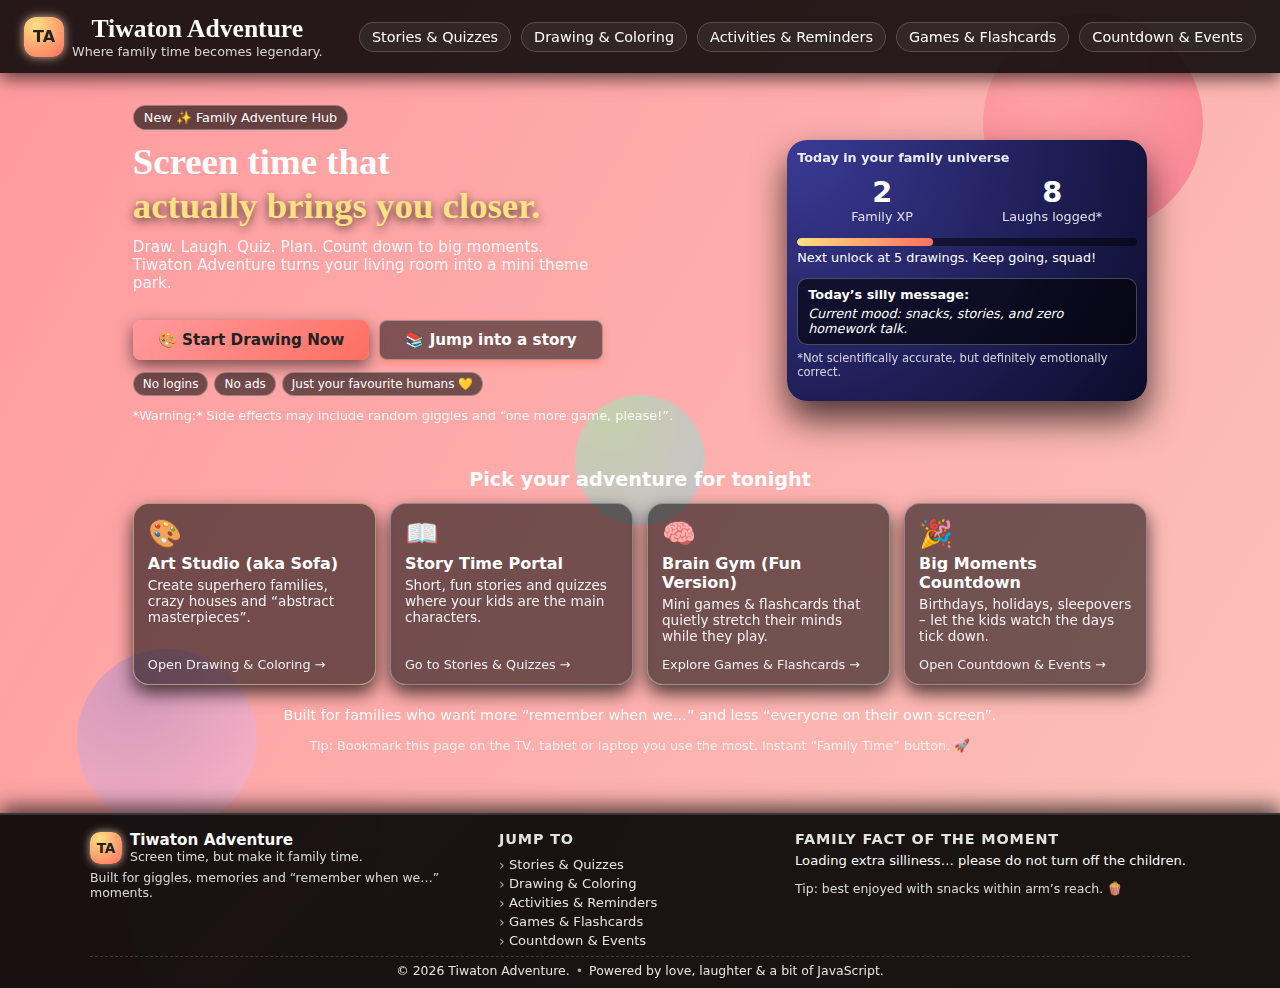
<file: index.html>
<!DOCTYPE html>
<html lang="en">
<head>
  <meta charset="UTF-8">
  <title>Tiwaton Adventure</title>
  <meta name="viewport" content="width=device-width, initial-scale=1.0" />
  <link rel="stylesheet" href="css/style.css">
</head>
<body class="landing-body">

  <!-- MAIN HEADER + NAV -->
  <header class="main-header">
    <div class="logo-area">
      <!-- Clickable logo back to landing -->
      <a href="index.html" class="tab-logo-link">
        <div class="logo-badge">TA</div>
        <div class="logo-text">
          <h1>Tiwaton Adventure</h1>
          <p class="logo-tagline">Where family time becomes legendary.</p>
        </div>
      </a>
    </div>

    <nav class="main-nav">
      <a href="stories.html">Stories &amp; Quizzes</a>
      <a href="drawing.html">Drawing &amp; Coloring</a>
      <a href="activities.html">Activities &amp; Reminders</a>
      <a href="games.html">Games &amp; Flashcards</a>
      <a href="countdown.html">Countdown &amp; Events</a>
    </nav>
  </header>

  <!-- MAIN LANDING CONTENT -->
  <main class="landing-page">
    <!-- Floating background shapes -->
    <div class="floating-shape floating-shape-1"></div>
    <div class="floating-shape floating-shape-2"></div>
    <div class="floating-shape floating-shape-3"></div>

    <!-- HERO SECTION -->
    <section class="hero-section">
      <div class="hero-left">
        <div class="hero-chip">New ✨ Family Adventure Hub</div>

        <h2 class="hero-title">
          Screen time that<br />
          <span class="hero-highlight">actually brings you closer.</span>
        </h2>

        <p class="hero-subtitle">
          Draw. Laugh. Quiz. Plan. Count down to big moments.
          Tiwaton Adventure turns your living room into a mini theme park.
        </p>

        <div class="hero-cta-row">
          <a href="drawing.html" class="btn hero-btn-primary">
            🎨 Start Drawing Now
          </a>
          <a href="stories.html" class="btn hero-btn-ghost">
            📚 Jump into a story
          </a>
        </div>

        <div class="hero-mini-row">
          <span class="mini-pill">No logins</span>
          <span class="mini-pill">No ads</span>
          <span class="mini-pill">Just your favourite humans 💛</span>
        </div>

        <p class="hero-funny-line">
          *Warning:* Side effects may include random giggles and “one more game, please!”.
        </p>
      </div>

      <div class="hero-right">
        <div class="hero-orbit-card floating-card">
          <div class="orbit-label">Today in your family universe</div>

          <div class="orbit-stat-row">
            <div class="orbit-stat">
              <div class="orbit-stat-number" id="xpCounter">0</div>
              <div class="orbit-stat-label">Family XP</div>
            </div>
            <div class="orbit-stat">
              <div class="orbit-stat-number" id="laughCounter">0</div>
              <div class="orbit-stat-label">Laughs logged*</div>
            </div>
          </div>

          <div class="orbit-progress">
            <div class="orbit-progress-bar">
              <div class="orbit-progress-fill" id="xpProgress"></div>
            </div>
            <p class="orbit-progress-text">
              Next unlock at <span id="xpGoal">5</span> drawings. Keep going, squad!
            </p>
          </div>

          <div class="hero-message-box">
            <span class="hero-message-label">Today’s silly message:</span>
            <span class="hero-message-text" id="funnyMessage">
              Loading family awesomeness…
            </span>
          </div>

          <p class="orbit-footnote">
            *Not scientifically accurate, but definitely emotionally correct.
          </p>
        </div>
      </div>
    </section>

    <!-- FEATURE CARDS -->
    <section class="feature-section">
      <h3 class="feature-heading">Pick your adventure for tonight</h3>

      <div class="feature-grid">
        <a href="drawing.html" class="feature-card feature-card-1">
          <div class="feature-emoji">🎨</div>
          <h4>Art Studio (aka Sofa)</h4>
          <p>Create superhero families, crazy houses and “abstract masterpieces”.</p>
          <span class="feature-link">Open Drawing &amp; Coloring →</span>
        </a>

        <a href="stories.html" class="feature-card feature-card-2">
          <div class="feature-emoji">📖</div>
          <h4>Story Time Portal</h4>
          <p>Short, fun stories and quizzes where your kids are the main characters.</p>
          <span class="feature-link">Go to Stories &amp; Quizzes →</span>
        </a>

        <a href="games.html" class="feature-card feature-card-3">
          <div class="feature-emoji">🧠</div>
          <h4>Brain Gym (Fun Version)</h4>
          <p>Mini games &amp; flashcards that quietly stretch their minds while they play.</p>
          <span class="feature-link">Explore Games &amp; Flashcards →</span>
        </a>

        <a href="countdown.html" class="feature-card feature-card-4">
          <div class="feature-emoji">🎉</div>
          <h4>Big Moments Countdown</h4>
          <p>Birthdays, holidays, sleepovers – let the kids watch the days tick down.</p>
          <span class="feature-link">Open Countdown &amp; Events →</span>
        </a>
      </div>
    </section>

    <!-- FOOTNOTE / CTA -->
    <section class="landing-footnote">
      <p>
        Built for families who want more “remember when we…” and less “everyone on their own screen”.
      </p>
      <p class="landing-small">
        Tip: Bookmark this page on the TV, tablet or laptop you use the most. Instant “Family Time” button. 🚀
      </p>
    </section>
  </main>

  <!-- FOOTER -->
  <footer class="main-footer">
    <div class="footer-inner">
      <div class="footer-column footer-brand">
        <div class="footer-logo">
          <div class="footer-logo-badge">TA</div>
          <div class="footer-logo-text">
            <div class="footer-title">Tiwaton Adventure</div>
            <div class="footer-tagline">Screen time, but make it family time.</div>
          </div>
        </div>
        <p class="footer-mini">
          Built for giggles, memories and “remember when we…” moments.
        </p>
      </div>

      <div class="footer-column footer-links">
        <h4>Jump to</h4>
        <a href="stories.html">Stories &amp; Quizzes</a>
        <a href="drawing.html">Drawing &amp; Coloring</a>
        <a href="activities.html">Activities &amp; Reminders</a>
        <a href="games.html">Games &amp; Flashcards</a>
        <a href="countdown.html">Countdown &amp; Events</a>
      </div>

      <div class="footer-column footer-fun">
        <h4>Family fact of the moment</h4>
        <p id="footerFunLine">
          Loading something slightly silly…
        </p>
        <p class="footer-mini">
          Tip: best enjoyed with snacks within arm’s reach. 🍿
        </p>
      </div>
    </div>

    <div class="footer-bottom">
      <span>© <span id="footerYear"></span> Tiwaton Adventure.</span>
      <span class="footer-dot">•</span>
      <span>Powered by love, laughter &amp; a bit of JavaScript.</span>
    </div>
  </footer>

  <!-- SCRIPTS -->
  <script src="js/common.js"></script>

  <!-- Tiny inline script just for landing-page fun text + counters -->
  <script>
    (function () {
      const funnyMessages = [
        "Plot twist: Mum is the real superhero.",
        "Current mood: snacks, stories, and zero homework talk.",
        "If giggles were Wi-Fi, your house would have full bars.",
        "Professional fun-havers detected in this household.",
        "Tonight’s mission: keep Dad awake past 8:30pm.",
        "Family rule: whoever laughs the loudest wins.",
        "Loading extra joy… please wait… 3…2…1… 💥",
        "Breaking news: your family just got 10% more awesome."
      ];

      const funnyEl = document.getElementById("funnyMessage");
      const xpEl = document.getElementById("xpCounter");
      const laughEl = document.getElementById("laughCounter");
      const xpProgress = document.getElementById("xpProgress");
      const xpGoalEl = document.getElementById("xpGoal");

      let xp = 0;
      let laughs = 0;
      const xpGoal = 5;

      function pickRandomMessage() {
        if (!funnyEl) return;
        const msg = funnyMessages[Math.floor(Math.random() * funnyMessages.length)];
        funnyEl.textContent = msg;
      }

      function animateCounters() {
        if (!xpEl || !laughEl || !xpProgress || !xpGoalEl) return;

        xpGoalEl.textContent = xpGoal;

        let step = 0;
        const maxSteps = 60;

        const targetXp = xpGoal + Math.floor(Math.random() * 12);
        const targetLaughs = 10 + Math.floor(Math.random() * 40);

        const interval = setInterval(() => {
          step++;
          const t = step / maxSteps;

          xp = Math.round(targetXp * t);
          laughs = Math.round(targetLaughs * t);

          xpEl.textContent = xp;
          laughEl.textContent = laughs;

          const progressPct = Math.min(100, (xp / xpGoal) * 100);
          xpProgress.style.width = progressPct + "%";

          if (step >= maxSteps) clearInterval(interval);
        }, 40);
      }

      pickRandomMessage();
      animateCounters();
      setInterval(pickRandomMessage, 7000);
    })();
  </script>
</body>
</html>
</file>
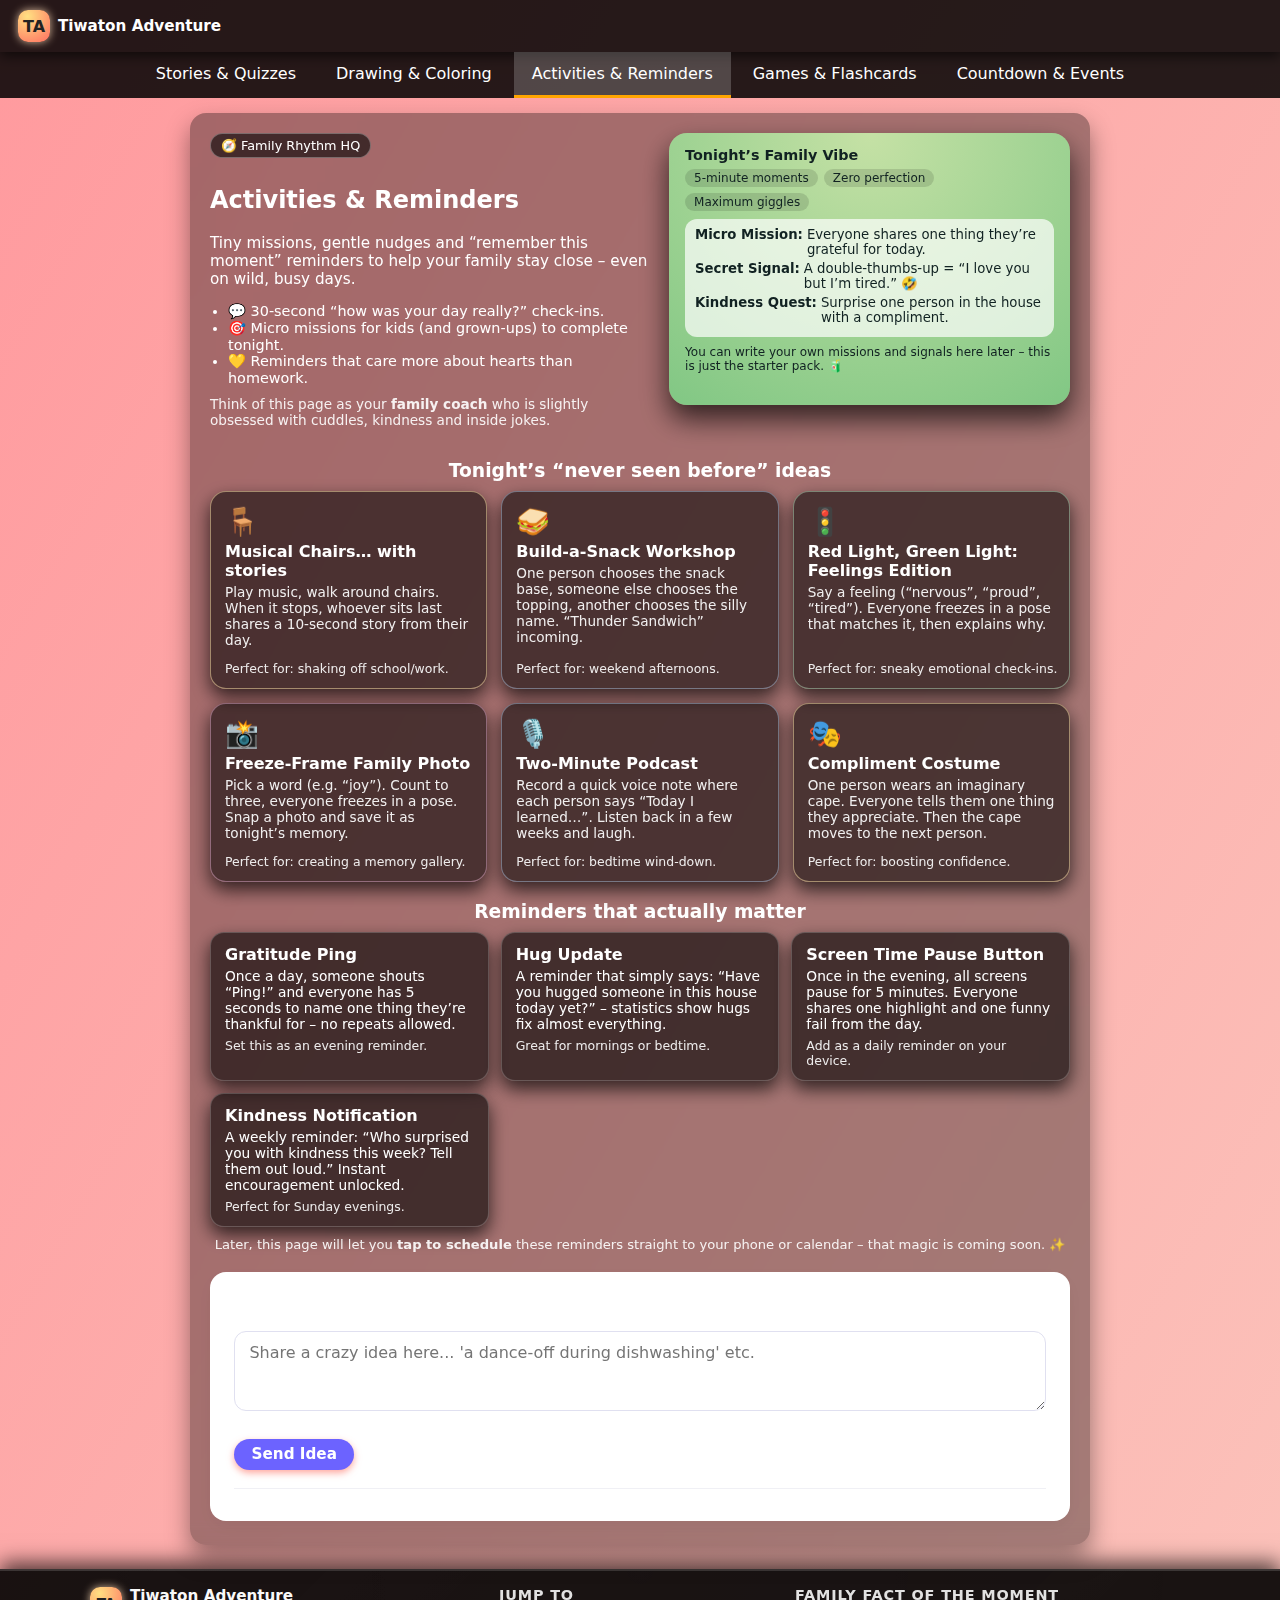
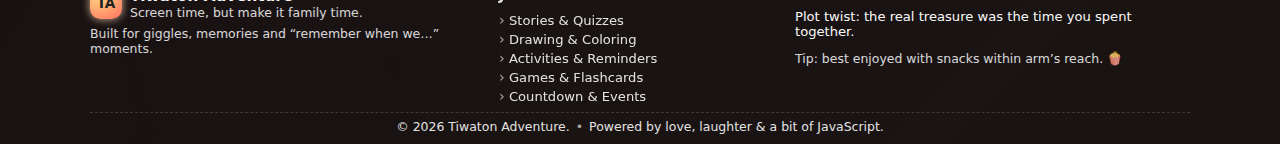
<file: activities.html>
<!DOCTYPE html>
<html lang="en">
<head>
  <meta charset="UTF-8">
  <title>Tiwaton Adventure – Activities & Reminders</title>
  <meta name="viewport" content="width=device-width, initial-scale=1.0" />
  <link rel="stylesheet" href="css/style.css">
</head>
<body>
  <header class="sub-header">
    <a href="index.html" class="tab-logo-link">
      <div class="tab-logo-badge">TA</div>
      <span class="tab-logo-text">Tiwaton Adventure</span>
    </a>
  </header>

  <nav class="tab">
    <a class="tablinks" href="stories.html">Stories &amp; Quizzes</a>
    <a class="tablinks" href="drawing.html">Drawing &amp; Coloring</a>
    <a class="tablinks active" href="activities.html">Activities &amp; Reminders</a>
    <a class="tablinks" href="games.html">Games &amp; Flashcards</a>
    <a class="tablinks" href="countdown.html">Countdown &amp; Events</a>
  </nav>

  <main>
    <section id="Activities" class="tabcontent activities-page">
      <!-- HERO: family rhythm -->
      <div class="activities-hero">
        <div class="activities-hero-left">
          <div class="activities-chip">🧭 Family Rhythm HQ</div>
          <h2>Activities &amp; Reminders</h2>
          <p class="activities-subtitle">
            Tiny missions, gentle nudges and “remember this moment” reminders to help
            your family stay close – even on wild, busy days.
          </p>

          <ul class="activities-highlights">
            <li>💬 30-second “how was your day really?” check-ins.</li>
            <li>🎯 Micro missions for kids (and grown-ups) to complete tonight.</li>
            <li>💛 Reminders that care more about hearts than homework.</li>
          </ul>

          <p class="activities-note">
            Think of this page as your <strong>family coach</strong> who is slightly
            obsessed with cuddles, kindness and inside jokes.
          </p>
        </div>

        <div class="activities-hero-right">
          <div class="activities-orbit-card floating-card">
            <div class="activities-orbit-title">Tonight’s Family Vibe</div>

            <div class="activities-orbit-tags">
              <span class="tag-pill">5-minute moments</span>
              <span class="tag-pill">Zero perfection</span>
              <span class="tag-pill">Maximum giggles</span>
            </div>

            <div class="activities-orbit-list">
              <div class="orbit-row">
                <span class="orbit-label">Micro Mission:</span>
                <span class="orbit-value">
                  Everyone shares one thing they’re grateful for today.
                </span>
              </div>
              <div class="orbit-row">
                <span class="orbit-label">Secret Signal:</span>
                <span class="orbit-value">
                  A double-thumbs-up = “I love you but I’m tired.” 🤣
                </span>
              </div>
              <div class="orbit-row">
                <span class="orbit-label">Kindness Quest:</span>
                <span class="orbit-value">
                  Surprise one person in the house with a compliment.
                </span>
              </div>
            </div>

            <p class="activities-orbit-footnote">
              You can write your own missions and signals here later – this is just the starter pack. 🧃
            </p>
          </div>
        </div>
      </div>

      <!-- GRID: never-seen-before activity ideas -->
      <section class="activities-grid-section">
        <h3 class="activities-grid-heading">Tonight’s “never seen before” ideas</h3>

        <div class="feature-grid activities-grid">
          <div class="feature-card feature-card-1 activity-card">
            <div class="feature-emoji">🪑</div>
            <h4>Musical Chairs… with stories</h4>
            <p>
              Play music, walk around chairs. When it stops, whoever sits last
              shares a 10-second story from their day.
            </p>
            <span class="feature-link">Perfect for: shaking off school/work.</span>
          </div>

          <div class="feature-card feature-card-2 activity-card">
            <div class="feature-emoji">🥪</div>
            <h4>Build-a-Snack Workshop</h4>
            <p>
              One person chooses the snack base, someone else chooses the topping,
              another chooses the silly name. “Thunder Sandwich” incoming.
            </p>
            <span class="feature-link">Perfect for: weekend afternoons.</span>
          </div>

          <div class="feature-card feature-card-3 activity-card">
            <div class="feature-emoji">🚦</div>
            <h4>Red Light, Green Light: Feelings Edition</h4>
            <p>
              Say a feeling (“nervous”, “proud”, “tired”). Everyone freezes in a pose
              that matches it, then explains why.
            </p>
            <span class="feature-link">Perfect for: sneaky emotional check-ins.</span>
          </div>

          <div class="feature-card feature-card-4 activity-card">
            <div class="feature-emoji">📸</div>
            <h4>Freeze-Frame Family Photo</h4>
            <p>
              Pick a word (e.g. “joy”). Count to three, everyone freezes in a pose.
              Snap a photo and save it as tonight’s memory.
            </p>
            <span class="feature-link">Perfect for: creating a memory gallery.</span>
          </div>

          <div class="feature-card feature-card-2 activity-card">
            <div class="feature-emoji">🎙️</div>
            <h4>Two-Minute Podcast</h4>
            <p>
              Record a quick voice note where each person says “Today I learned…”.
              Listen back in a few weeks and laugh.
            </p>
            <span class="feature-link">Perfect for: bedtime wind-down.</span>
          </div>

          <div class="feature-card feature-card-1 activity-card">
            <div class="feature-emoji">🎭</div>
            <h4>Compliment Costume</h4>
            <p>
              One person wears an imaginary cape. Everyone tells them one thing
              they appreciate. Then the cape moves to the next person.
            </p>
            <span class="feature-link">Perfect for: boosting confidence.</span>
          </div>
        </div>
      </section>

      <!-- REMINDERS SECTION -->
      <section class="reminders-section">
        <h3 class="reminders-heading">Reminders that actually matter</h3>

        <div class="reminders-grid">
          <div class="reminder-card">
            <div class="reminder-title">Gratitude Ping</div>
            <p class="reminder-text">
              Once a day, someone shouts “Ping!” and everyone has 5 seconds to name
              one thing they’re thankful for – no repeats allowed.
            </p>
            <div class="reminder-tagline">Set this as an evening reminder.</div>
          </div>

          <div class="reminder-card">
            <div class="reminder-title">Hug Update</div>
            <p class="reminder-text">
              A reminder that simply says: “Have you hugged someone in this house
              today yet?” – statistics show hugs fix almost everything.
            </p>
            <div class="reminder-tagline">Great for mornings or bedtime.</div>
          </div>

          <div class="reminder-card">
            <div class="reminder-title">Screen Time Pause Button</div>
            <p class="reminder-text">
              Once in the evening, all screens pause for 5 minutes. Everyone shares
              one highlight and one funny fail from the day.
            </p>
            <div class="reminder-tagline">Add as a daily reminder on your device.</div>
          </div>

          <div class="reminder-card">
            <div class="reminder-title">Kindness Notification</div>
            <p class="reminder-text">
              A weekly reminder: “Who surprised you with kindness this week? Tell
              them out loud.” Instant encouragement unlocked.
            </p>
            <div class="reminder-tagline">Perfect for Sunday evenings.</div>
          </div>
        </div>

        <p class="reminders-footnote">
          Later, this page will let you <strong>tap to schedule</strong> these
          reminders straight to your phone or calendar – that magic is coming soon. ✨
        </p>
      </section>

      <!-- Suggestions/comments -->
      <div class="comments-section">
        <h4>Got a wild idea for a new family activity?</h4>
        <textarea class="comment-input"
          placeholder="Share a crazy idea here... 'a dance-off during dishwashing' etc."></textarea>
        <button onclick="addComment(this)">Send Idea</button>
        <div class="comments-list"></div>
      </div>
    </section>
  </main>

   <footer class="main-footer">
    <div class="footer-inner">
      <div class="footer-column footer-brand">
        <div class="footer-logo">
          <div class="footer-logo-badge">TA</div>
          <div class="footer-logo-text">
            <div class="footer-title">Tiwaton Adventure</div>
            <div class="footer-tagline">Screen time, but make it family time.</div>
          </div>
        </div>
        <p class="footer-mini">
          Built for giggles, memories and “remember when we…” moments.
        </p>
      </div>

      <div class="footer-column footer-links">
        <h4>Jump to</h4>
        <a href="stories.html">Stories &amp; Quizzes</a>
        <a href="drawing.html">Drawing &amp; Coloring</a>
        <a href="activities.html">Activities &amp; Reminders</a>
        <a href="games.html">Games &amp; Flashcards</a>
        <a href="countdown.html">Countdown &amp; Events</a>
      </div>

      <div class="footer-column footer-fun">
        <h4>Family fact of the moment</h4>
        <p id="footerFunLine">
          Loading something slightly silly…
        </p>
        <p class="footer-mini">
          Tip: best enjoyed with snacks within arm’s reach. 🍿
        </p>
      </div>
    </div>

    <div class="footer-bottom">
      <span>© <span id="footerYear"></span> Tiwaton Adventure.</span>
      <span class="footer-dot">•</span>
      <span>Powered by love, laughter &amp; a bit of JavaScript.</span>
    </div>
  </footer>

  <script src="js/common.js"></script>
  <script src="js/activities.js"></script>
  <script src="js/comments.js"></script>
</body>
</html>
</file>
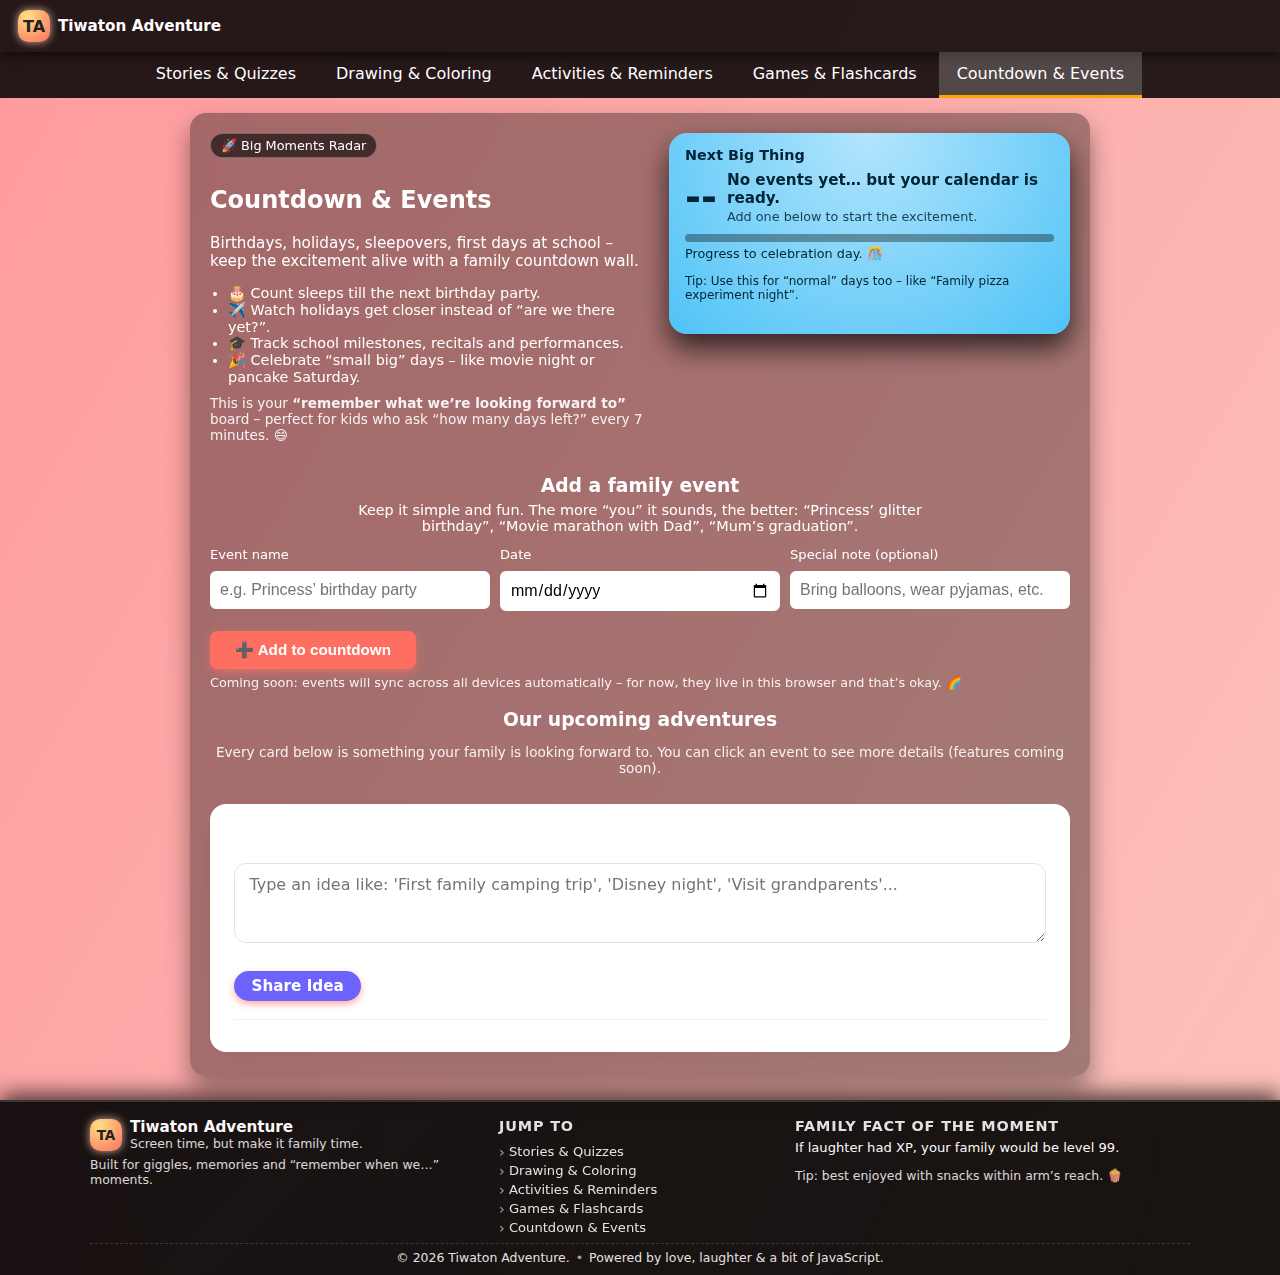
<file: countdown.html>
<!DOCTYPE html>
<html lang="en">
<head>
  <meta charset="UTF-8">
  <title>Tiwaton Adventure – Countdown & Events</title>
  <meta name="viewport" content="width=device-width, initial-scale=1.0" />
  <link rel="stylesheet" href="css/style.css">
</head>
<body>
  <!-- Reusable logo header -->
  <header class="sub-header">
    <a href="index.html" class="tab-logo-link">
      <div class="tab-logo-badge">TA</div>
      <span class="tab-logo-text">Tiwaton Adventure</span>
    </a>
  </header>

  <!-- Main app nav -->
  <nav class="tab">
    <a class="tablinks" href="stories.html">Stories &amp; Quizzes</a>
    <a class="tablinks" href="drawing.html">Drawing &amp; Coloring</a>
    <a class="tablinks" href="activities.html">Activities &amp; Reminders</a>
    <a class="tablinks" href="games.html">Games &amp; Flashcards</a>
    <a class="tablinks active" href="countdown.html">Countdown &amp; Events</a>
  </nav>

  <main>
    <section id="Countdown" class="tabcontent countdown-page">
      <!-- HERO: big moments radar -->
      <div class="countdown-hero">
        <div class="countdown-hero-left">
          <div class="countdown-chip">🚀 Big Moments Radar</div>
          <h2>Countdown &amp; Events</h2>
          <p class="countdown-subtitle">
            Birthdays, holidays, sleepovers, first days at school – keep the
            excitement alive with a family countdown wall.
          </p>

          <ul class="countdown-highlights">
            <li>🎂 Count sleeps till the next birthday party.</li>
            <li>✈️ Watch holidays get closer instead of “are we there yet?”.</li>
            <li>🎓 Track school milestones, recitals and performances.</li>
            <li>🎉 Celebrate “small big” days – like movie night or pancake Saturday.</li>
          </ul>

          <p class="countdown-note">
            This is your <strong>“remember what we’re looking forward to”</strong>
            board – perfect for kids who ask “how many days left?” every 7 minutes. 😄
          </p>
        </div>

        <div class="countdown-hero-right">
          <div class="countdown-next-card floating-card">
            <div class="countdown-next-label">Next Big Thing</div>

            <div class="countdown-next-main">
              <div class="countdown-next-days" id="nextEventDays">--</div>
              <div class="countdown-next-text">
                <div class="next-event-name" id="nextEventName">
                  No events yet… but your calendar is ready.
                </div>
                <div class="next-event-date" id="nextEventDate">
                  Add one below to start the excitement.
                </div>
              </div>
            </div>

            <div class="countdown-next-meter">
              <div class="countdown-meter-bar">
                <div class="countdown-meter-fill" id="nextEventProgress"></div>
              </div>
              <p class="countdown-meter-text">
                Progress to celebration day. 🎊
              </p>
            </div>

            <p class="countdown-footnote">
              Tip: Use this for “normal” days too – like “Family pizza experiment night”.
            </p>
          </div>
        </div>
      </div>

      <!-- EVENT CREATOR -->
      <section class="countdown-form-section">
        <h3 class="countdown-form-heading">Add a family event</h3>
        <p class="countdown-form-subtext">
          Keep it simple and fun. The more “you” it sounds, the better:
          “Princess’ glitter birthday”, “Movie marathon with Dad”, “Mum’s graduation”.
        </p>

        <div class="countdown-form-grid">
          <div class="form-field">
            <label for="eventName">Event name</label>
            <input type="text" id="eventName" placeholder="e.g. Princess’ birthday party" />
          </div>

          <div class="form-field">
            <label for="eventDate">Date</label>
            <input type="date" id="eventDate" />
          </div>

          <div class="form-field">
            <label for="eventNote">Special note (optional)</label>
            <input type="text" id="eventNote" placeholder="Bring balloons, wear pyjamas, etc." />
          </div>
        </div>

        <button type="button" onclick="addEvent()">➕ Add to countdown</button>

        <p class="countdown-form-tip">
          Coming soon: events will sync across all devices automatically – for now,
          they live in this browser and that’s okay. 🌈
        </p>
      </section>

      <!-- EVENTS LIST (hooked to countdown.js) -->
      <section class="countdown-events-section">
        <h3 class="events-heading">Our upcoming adventures</h3>
        <p class="events-subtext">
          Every card below is something your family is looking forward to. You can
          click an event to see more details (features coming soon).
        </p>

        <div id="eventsList" class="events-grid">
          <!-- countdown.js can fill this with event cards -->
        </div>
      </section>

      <!-- Suggestions/comments -->
      <div class="comments-section">
        <h4>What should we count down to next?</h4>
        <textarea class="comment-input"
          placeholder="Type an idea like: 'First family camping trip', 'Disney night', 'Visit grandparents'..."></textarea>
        <button onclick="addComment(this)">Share Idea</button>
        <div class="comments-list"></div>
      </div>
    </section>
  </main>

    <footer class="main-footer">
    <div class="footer-inner">
      <div class="footer-column footer-brand">
        <div class="footer-logo">
          <div class="footer-logo-badge">TA</div>
          <div class="footer-logo-text">
            <div class="footer-title">Tiwaton Adventure</div>
            <div class="footer-tagline">Screen time, but make it family time.</div>
          </div>
        </div>
        <p class="footer-mini">
          Built for giggles, memories and “remember when we…” moments.
        </p>
      </div>

      <div class="footer-column footer-links">
        <h4>Jump to</h4>
        <a href="stories.html">Stories &amp; Quizzes</a>
        <a href="drawing.html">Drawing &amp; Coloring</a>
        <a href="activities.html">Activities &amp; Reminders</a>
        <a href="games.html">Games &amp; Flashcards</a>
        <a href="countdown.html">Countdown &amp; Events</a>
      </div>

      <div class="footer-column footer-fun">
        <h4>Family fact of the moment</h4>
        <p id="footerFunLine">
          Loading something slightly silly…
        </p>
        <p class="footer-mini">
          Tip: best enjoyed with snacks within arm’s reach. 🍿
        </p>
      </div>
    </div>

    <div class="footer-bottom">
      <span>© <span id="footerYear"></span> Tiwaton Adventure.</span>
      <span class="footer-dot">•</span>
      <span>Powered by love, laughter &amp; a bit of JavaScript.</span>
    </div>
  </footer>

  <script src="js/common.js"></script>
  <script src="js/countdown.js"></script>
  <script src="js/comments.js"></script>
</body>
</html>
</file>
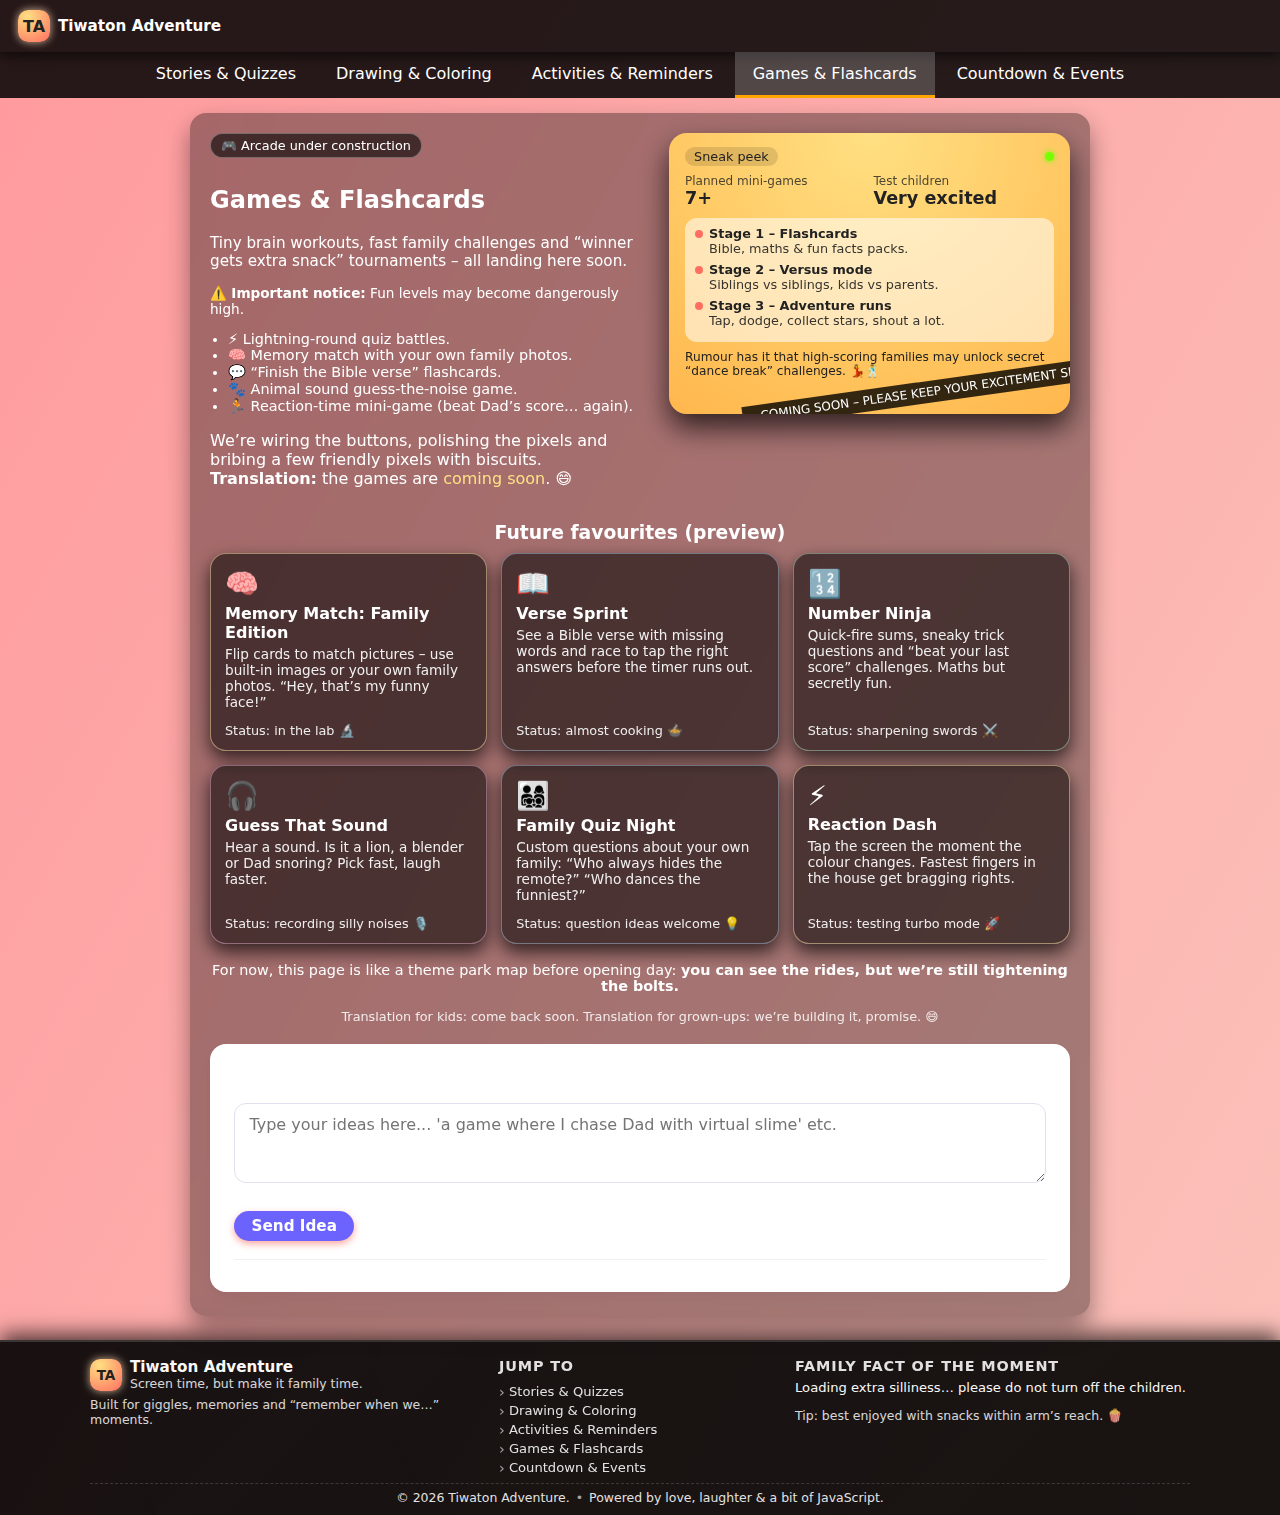
<file: games.html>
<!DOCTYPE html>
<html lang="en">
<head>
  <meta charset="UTF-8">
  <title>Tiwaton Adventure – Games & Flashcards</title>
  <meta name="viewport" content="width=device-width, initial-scale=1.0" />
  <link rel="stylesheet" href="css/style.css">
</head>
<body>
 <header class="sub-header">
    <a href="index.html" class="tab-logo-link">
      <div class="tab-logo-badge">TA</div>
      <span class="tab-logo-text">Tiwaton Adventure</span>
    </a>
  </header>

  <nav class="tab">
    <a class="tablinks" href="stories.html">Stories &amp; Quizzes</a>
    <a class="tablinks" href="drawing.html">Drawing &amp; Coloring</a>
    <a class="tablinks" href="activities.html">Activities &amp; Reminders</a>
    <a class="tablinks active" href="games.html">Games &amp; Flashcards</a>
    <a class="tablinks" href="countdown.html">Countdown &amp; Events</a>
  </nav>

  <main>
    <section id="Games" class="tabcontent games-page">
      <!-- fun hero banner -->
      <div class="games-hero">
        <div class="games-hero-left">
          <div class="games-chip">🎮 Arcade under construction</div>
          <h2>Games &amp; Flashcards</h2>
          <p class="games-subtitle">
            Tiny brain workouts, fast family challenges and “winner gets extra snack”
            tournaments – all landing here soon.
          </p>

          <p class="games-warning">
            ⚠️ <strong>Important notice:</strong> Fun levels may become dangerously high.
          </p>

          <ul class="games-lookout-list">
            <li>⚡ Lightning-round quiz battles.</li>
            <li>🧠 Memory match with your own family photos.</li>
            <li>💬 “Finish the Bible verse” flashcards.</li>
            <li>🐾 Animal sound guess-the-noise game.</li>
            <li>🏃 Reaction-time mini-game (beat Dad’s score… again).</li>
          </ul>

          <p class="games-coming-soon">
            We’re wiring the buttons, polishing the pixels and bribing a few friendly
            pixels with biscuits.<br>
            <strong>Translation:</strong> the games are <span>coming soon</span>. 😄
          </p>
        </div>

        <div class="games-hero-right">
          <div class="games-soon-card floating-card">
            <div class="games-soon-header">
              <span class="games-soon-pill">Sneak peek</span>
              <span class="games-soon-dot"></span>
            </div>

            <div class="games-soon-body">
              <div class="games-mini-row">
                <div class="games-mini-stat">
                  <div class="games-mini-label">Planned mini-games</div>
                  <div class="games-mini-value">7+</div>
                </div>
                <div class="games-mini-stat">
                  <div class="games-mini-label">Test children</div>
                  <div class="games-mini-value">Very excited</div>
                </div>
              </div>

              <div class="games-timeline">
                <div class="games-timeline-item">
                  <div class="dot"></div>
                  <div>
                    <div class="step-title">Stage 1 – Flashcards</div>
                    <div class="step-text">Bible, maths &amp; fun facts packs.</div>
                  </div>
                </div>
                <div class="games-timeline-item">
                  <div class="dot"></div>
                  <div>
                    <div class="step-title">Stage 2 – Versus mode</div>
                    <div class="step-text">Siblings vs siblings, kids vs parents.</div>
                  </div>
                </div>
                <div class="games-timeline-item">
                  <div class="dot"></div>
                  <div>
                    <div class="step-title">Stage 3 – Adventure runs</div>
                    <div class="step-text">Tap, dodge, collect stars, shout a lot.</div>
                  </div>
                </div>
              </div>

              <p class="games-soon-footnote">
                Rumour has it that high-scoring families may unlock secret “dance break”
                challenges. 💃🕺
              </p>
            </div>

            <div class="games-banner-ribbon">
              Coming soon – please keep your excitement seated.
            </div>
          </div>
        </div>
      </div>

      <!-- Game / flashcard preview grid -->
      <section class="games-grid-section">
        <h3 class="games-grid-heading">Future favourites (preview)</h3>

        <div class="feature-grid games-grid">
          <div class="feature-card feature-card-1 game-card">
            <div class="feature-emoji">🧠</div>
            <h4>Memory Match: Family Edition</h4>
            <p>
              Flip cards to match pictures – use built-in images or your own family
              photos. “Hey, that’s my funny face!”
            </p>
            <span class="feature-link">Status: in the lab 🔬</span>
          </div>

          <div class="feature-card feature-card-2 game-card">
            <div class="feature-emoji">📖</div>
            <h4>Verse Sprint</h4>
            <p>
              See a Bible verse with missing words and race to tap the right answers
              before the timer runs out.
            </p>
            <span class="feature-link">Status: almost cooking 🍲</span>
          </div>

          <div class="feature-card feature-card-3 game-card">
            <div class="feature-emoji">🔢</div>
            <h4>Number Ninja</h4>
            <p>
              Quick-fire sums, sneaky trick questions and “beat your last score”
              challenges. Maths but secretly fun.
            </p>
            <span class="feature-link">Status: sharpening swords ⚔️</span>
          </div>

          <div class="feature-card feature-card-4 game-card">
            <div class="feature-emoji">🎧</div>
            <h4>Guess That Sound</h4>
            <p>
              Hear a sound. Is it a lion, a blender or Dad snoring? Pick fast,
              laugh faster.
            </p>
            <span class="feature-link">Status: recording silly noises 🎙️</span>
          </div>

          <div class="feature-card feature-card-2 game-card">
            <div class="feature-emoji">👨‍👩‍👧‍👦</div>
            <h4>Family Quiz Night</h4>
            <p>
              Custom questions about your own family: “Who always hides the remote?”
              “Who dances the funniest?”
            </p>
            <span class="feature-link">Status: question ideas welcome 💡</span>
          </div>

          <div class="feature-card feature-card-1 game-card">
            <div class="feature-emoji">⚡</div>
            <h4>Reaction Dash</h4>
            <p>
              Tap the screen the moment the colour changes. Fastest fingers in the
              house get bragging rights.
            </p>
            <span class="feature-link">Status: testing turbo mode 🚀</span>
          </div>
        </div>
      </section>

      <!-- Coming soon footer note -->
      <section class="games-footer-note">
        <p>
          For now, this page is like a theme park map before opening day:
          <strong>you can see the rides, but we’re still tightening the bolts.</strong>
        </p>
        <p class="games-footer-small">
          Translation for kids: come back soon. Translation for grown-ups:
          we’re building it, promise. 😄
        </p>
      </section>

      <!-- Optional comments so kids can request games -->
      <div class="comments-section">
        <h4>What game should we build first?</h4>
        <textarea class="comment-input"
          placeholder="Type your ideas here... 'a game where I chase Dad with virtual slime' etc."></textarea>
        <button onclick="addComment(this)">Send Idea</button>
        <div class="comments-list"></div>
      </div>
    </section>
  </main>

    <footer class="main-footer">
    <div class="footer-inner">
      <div class="footer-column footer-brand">
        <div class="footer-logo">
          <div class="footer-logo-badge">TA</div>
          <div class="footer-logo-text">
            <div class="footer-title">Tiwaton Adventure</div>
            <div class="footer-tagline">Screen time, but make it family time.</div>
          </div>
        </div>
        <p class="footer-mini">
          Built for giggles, memories and “remember when we…” moments.
        </p>
      </div>

      <div class="footer-column footer-links">
        <h4>Jump to</h4>
        <a href="stories.html">Stories &amp; Quizzes</a>
        <a href="drawing.html">Drawing &amp; Coloring</a>
        <a href="activities.html">Activities &amp; Reminders</a>
        <a href="games.html">Games &amp; Flashcards</a>
        <a href="countdown.html">Countdown &amp; Events</a>
      </div>

      <div class="footer-column footer-fun">
        <h4>Family fact of the moment</h4>
        <p id="footerFunLine">
          Loading something slightly silly…
        </p>
        <p class="footer-mini">
          Tip: best enjoyed with snacks within arm’s reach. 🍿
        </p>
      </div>
    </div>

    <div class="footer-bottom">
      <span>© <span id="footerYear"></span> Tiwaton Adventure.</span>
      <span class="footer-dot">•</span>
      <span>Powered by love, laughter &amp; a bit of JavaScript.</span>
    </div>
  </footer>

  <script src="js/common.js"></script>
  <script src="js/games.js"></script>
  <script src="js/comments.js"></script>

</body>
</html>
</file>
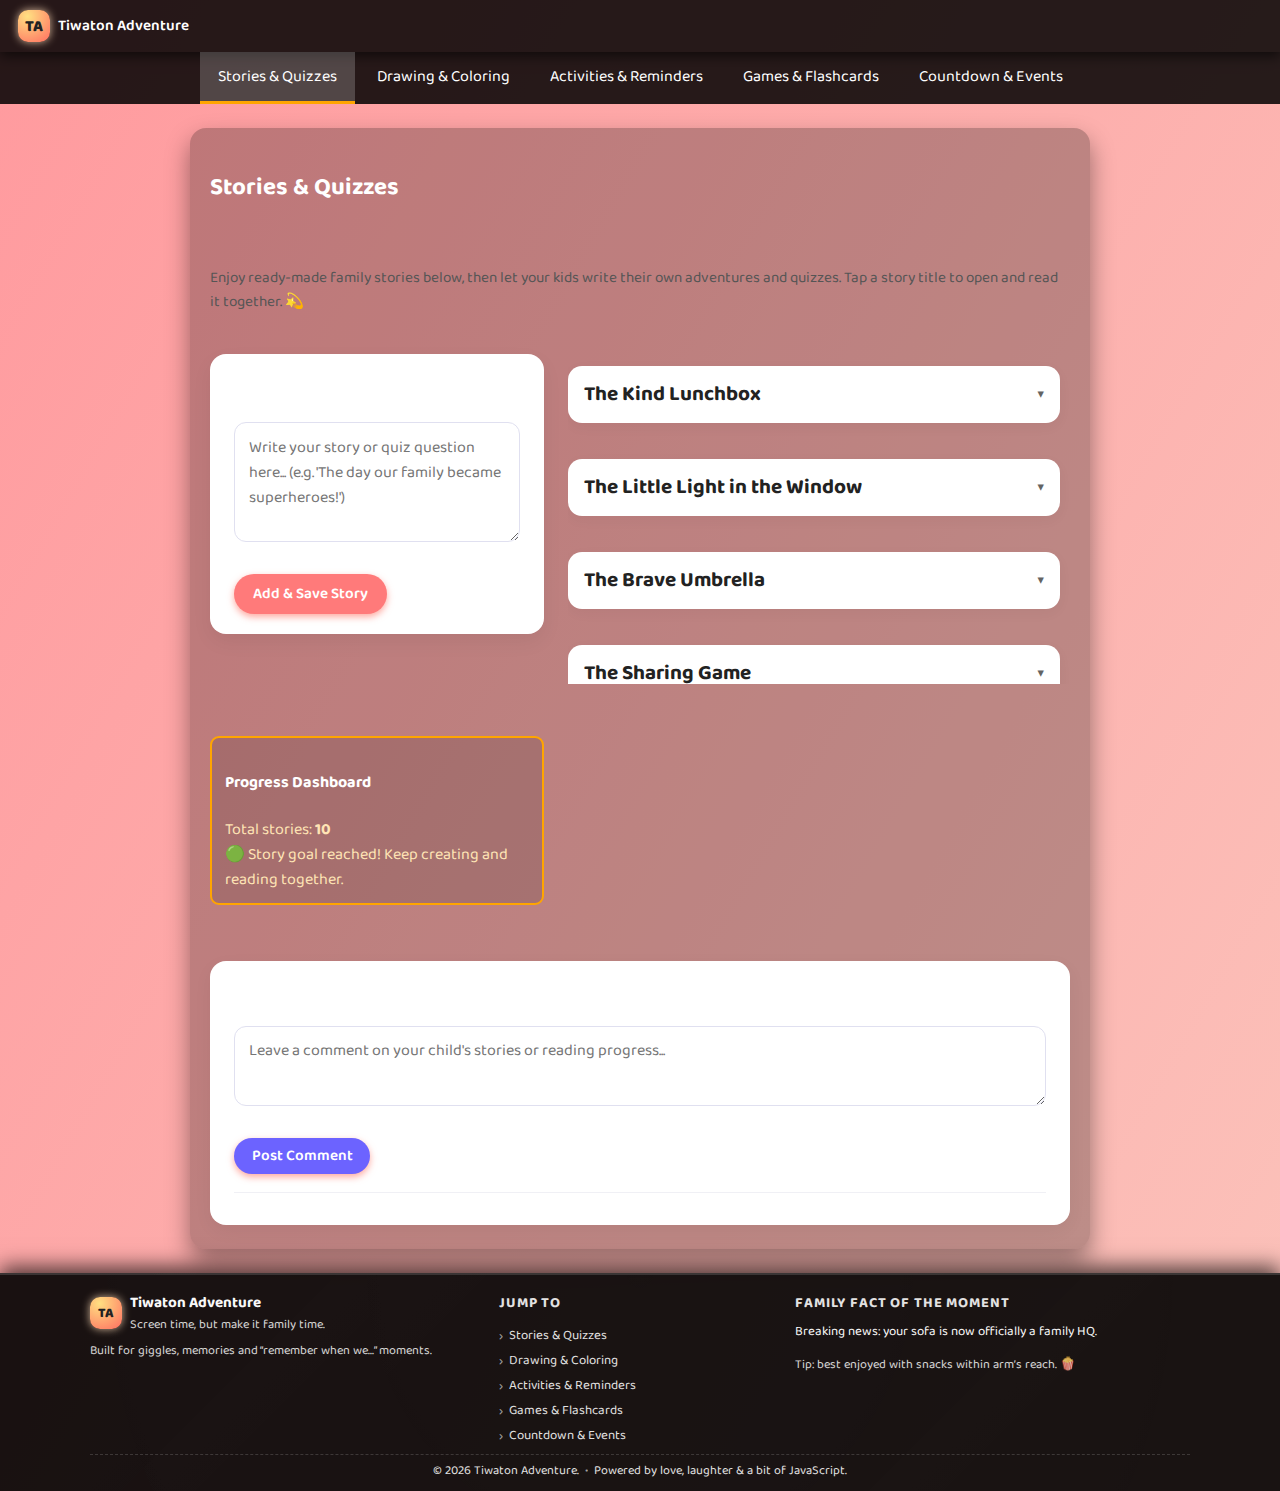
<file: stories.html>
<!DOCTYPE html>
<html lang="en">
<head>
  <meta charset="UTF-8">
  <title>Tiwaton - Family Adventure</title>
  <meta name="viewport" content="width=device-width, initial-scale=1.0" />    

  <link rel="preconnect" href="https://fonts.googleapis.com">
  <link rel="preconnect" href="https://fonts.gstatic.com" crossorigin>
  <link href="https://fonts.googleapis.com/css2?family=Pacifico&family=Baloo+2:wght@400;600;700&display=swap" rel="stylesheet">

  <link rel="stylesheet" href="css/style.css">
</head>
<body>
  <header class="sub-header">
    <a href="index.html" class="tab-logo-link">
      <div class="tab-logo-badge">TA</div>
      <span class="tab-logo-text">Tiwaton Adventure</span>
    </a>
  </header>

  <!-- shared header/nav --> 
  <nav class="tab">
    <a class="tablinks active" href="stories.html">Stories &amp; Quizzes</a>
    <a class="tablinks" href="drawing.html">Drawing &amp; Coloring</a>
    <a class="tablinks" href="activities.html">Activities &amp; Reminders</a>
    <a class="tablinks" href="games.html">Games &amp; Flashcards</a>
    <a class="tablinks" href="countdown.html">Countdown &amp; Events</a>
  </nav>

  <!-- page content -->
  <main>
    <section id="Stories" class="tabcontent">
      <h2>Stories &amp; Quizzes</h2>
      <p class="section-intro">
        Enjoy ready-made family stories below, then let your kids write their own
        adventures and quizzes. Tap a story title to open and read it together. 💫
      </p>

      <!-- Kids write their own story / quiz -->
      <div class="story-input-group">
        <h3 class="subheading">Create your own story</h3>
        <label for="storyInput" class="visually-hidden">Write your story or quiz here</label>
        <textarea
          id="storyInput"
          placeholder="Write your story or quiz question here... (e.g. 'The day our family became superheroes!')"
        ></textarea>
        <button type="button" onclick="addStory()">Add &amp; Save Story</button>
      </div>

      <!-- Built-in + added stories get rendered here by stories.js -->
      <div id="storiesContent" aria-live="polite"></div>

      <!-- Simple progress dashboard (used by stories.js) -->
      <div class="progress-report">
        <h4>Progress Dashboard</h4>
        <div class="progress-content"></div>
      </div>

      <!-- Parent comments – comments.js will hook into this -->
      <div class="comments-section">
        <h4>Parent Comments</h4>
        <textarea
          class="comment-input"
          placeholder="Leave a comment on your child's stories or reading progress..."
        ></textarea>
        <button type="button" onclick="addComment(this)">Post Comment</button>
        <div class="comments-list"></div>
      </div>
    </section>
  </main>

  <footer class="main-footer">
    <div class="footer-inner">
      <div class="footer-column footer-brand">
        <div class="footer-logo">
          <div class="footer-logo-badge">TA</div>
          <div class="footer-logo-text">
            <div class="footer-title">Tiwaton Adventure</div>
            <div class="footer-tagline">Screen time, but make it family time.</div>
          </div>
        </div>
        <p class="footer-mini">
          Built for giggles, memories and “remember when we…” moments.
        </p>
      </div>

      <div class="footer-column footer-links">
        <h4>Jump to</h4>
        <a href="stories.html">Stories &amp; Quizzes</a>
        <a href="drawing.html">Drawing &amp; Coloring</a>
        <a href="activities.html">Activities &amp; Reminders</a>
        <a href="games.html">Games &amp; Flashcards</a>
        <a href="countdown.html">Countdown &amp; Events</a>
      </div>

      <div class="footer-column footer-fun">
        <h4>Family fact of the moment</h4>
        <p id="footerFunLine">
          Loading something slightly silly…
        </p>
        <p class="footer-mini">
          Tip: best enjoyed with snacks within arm’s reach. 🍿
        </p>
      </div>
    </div>

    <div class="footer-bottom">
      <span>© <span id="footerYear"></span> Tiwaton Adventure.</span>
      <span class="footer-dot">•</span>
      <span>Powered by love, laughter &amp; a bit of JavaScript.</span>
    </div>
  </footer>

  <script src="js/common.js"></script>
  <script src="js/stories.js"></script>
  <script src="js/comments.js"></script>
</body>
</html>
</file>
<file: css/style.css>
/* =========================
   1. GLOBAL BASE
   ========================= */

*,
*::before,
*::after {
  box-sizing: border-box;
}

html {
  -webkit-text-size-adjust: 100%; /* stop iOS from zooming text */
}

body {
  font-family: "Baloo 2", system-ui, -apple-system, BlinkMacSystemFont,
    "Segoe UI", sans-serif;
  margin: 0;
  color: #fff;

  background: linear-gradient(120deg, #ff9a9e, #fad0c4, #a18cd1, #fbc2eb);
  background-size: 400% 400%;
  animation: gradientShift 18s ease infinite;
}




/* Gradient animation */
@keyframes gradientShift {
  0%   { background-position: 0% 50%; }
  50%  { background-position: 100% 50%; }
  100% { background-position: 0% 50%; }
}

/* Simple legacy header (if used anywhere) */
header {
  text-align: center;
  padding: 20px;
  background-color: rgba(0,0,0,0.75);
  box-shadow: 0 6px 14px rgba(0,0,0,0.45);
}

h1,
.logo-text h1 {
  font-family: "Pacifico", "Baloo 2", cursive;
}

.hero-title {
  font-family: "Pacifico", "Baloo 2", cursive;
}


/* =========================
   2. TOP NAV (TABS)
   ========================= */

.tab {
  display: flex;
  justify-content: center;
  gap: 4px;
  background-color: rgba(0,0,0,0.85);
  user-select: none;
  flex-wrap: wrap; /* helps both desktop shrinking & mobile */
}

.tab a {
  background: none;
  border: none;
  color: #fff;
  padding: 12px 18px;
  font-size: 1rem;
  transition: background 0.3s, transform 0.2s;
  border-bottom: 3px solid transparent;
  text-decoration: none;
  border-radius: 0;
}

.tab a:hover {
  background-color: rgba(255,255,255,0.15);
  transform: translateY(-1px);
}

.tab a.active {
  border-bottom: 3px solid orange;
  background-color: rgba(255,255,255,0.2);
}

/* Page container */
.tabcontent {
  display: block; /* each page shows its own content */
  padding: 20px;
  background-color: rgba(0,0,0,0.25);
  border-radius: 16px;
  margin: 15px 10px;
  min-height: 350px;
  max-width: 900px;
  margin-left: auto;
  margin-right: auto;
  box-shadow: 0 12px 24px rgba(0,0,0,0.4);
}

/* =========================
   3. FORM ELEMENTS & BUTTONS
   ========================= */

textarea,
input[type='text'],
input[type='date'],
select {
  width: 100%;
  padding: 8px;
  margin-top: 8px;
  border-radius: 6px;
  border: 2px solid #fff;
  font-size: 1em;
  font-family: 'Arial', sans-serif;
  box-sizing: border-box;
}

button,
.btn {
  margin-top: 12px;
  background-color: #ff6f61;
  border: none;
  border-radius: 8px;
  color: white;
  padding: 10px 25px;
  font-weight: bold;
  cursor: pointer;
  box-shadow: 0 3px 7px rgba(255,111,97,0.6);
  transition: background-color 0.3s, transform 0.15s, box-shadow 0.15s;
  display: inline-flex;
  align-items: center;
  justify-content: center;
  text-decoration: none;
  font-size: 0.95rem;
}

button:hover,
.btn:hover {
  background-color: #e65b51;
  transform: translateY(-1px);
  box-shadow: 0 5px 10px rgba(0,0,0,0.4);
}

/* =========================
   4. GENERIC CARDS / ANIMATIONS
   ========================= */

.story,
.activity,
.event,
.saved-drawing {
  animation: popin 0.4s cubic-bezier(.68,-0.55,.27,1.55) both;
}

@keyframes popin {
  0% { transform: scale(0.6) rotate(-3deg); opacity: 0; }
  80% { transform: scale(1.05) rotate(1deg); opacity: 1; }
  100% { transform: scale(1) rotate(0deg); }
}

/* Stories */
.story {
  background: rgba(255, 255, 255, 0.1);
  margin: 12px 0;
  border-radius: 8px;
  padding: 12px;
  box-shadow: 0 0 8px rgba(138,43,226,0.8);
}

.story-title {
  font-weight: 700;
  font-size: 1.3em;
  cursor: pointer;
  user-select: none;
  color: #ffa500;
}

.story-content {
  margin-top: 8px;
  display: none;
  line-height: 1.4em;
}

/* Activities */
.activity {
  background: rgba(255, 255, 255, 0.1);
  padding: 12px;
  margin: 10px 0;
  border-radius: 10px;
  box-shadow: 0 0 6px rgba(255,140,0,0.8);
  cursor: pointer;
}

.activity-header {
  display: flex;
  justify-content: space-between;
  font-weight: bold;
  font-size: 1.2em;
  user-select: none;
  color: #ffe4b5;
}

.activity-content {
  margin-top: 8px;
  display: none;
}

.priority {
  font-style: italic;
  color: #ff4500;
}

/* Events */
.event {
  margin: 12px 0;
  padding: 12px;
  border-radius: 12px;
  background: linear-gradient(120deg, violet, orange, blue);
  box-shadow: 0 0 8px rgba(138,43,226,0.9);
}

.event h4 {
  margin: 0 0 6px 0;
}

.days-left {
  font-weight: 900;
  font-size: 1.8em;
  color: #fffacd;
  margin-bottom: 6px;
}

/* Scrollable containers */
#storiesContent,
#activitiesContent,
#eventsList,
#savedDrawings {
  max-height: 330px;
  overflow-y: auto;
  padding-right: 10px;
}

/* =========================
   5. COMMENTS + PROGRESS BOX
   ========================= */

.comments-section {
  background: rgba(255,255,255,0.07);
  padding: 10px;
  border-radius: 8px;
  margin-top: 18px;
  margin-bottom: 4px;
}

.comment-input {
  width: 100%;
  min-height: 50px;
  border-radius: 6px;
  margin-bottom: 5px;
  font-size: 1em;
}

.comments-list {
  margin-top: 6px;
  max-height: 200px;
  overflow-y: auto;
}

.comment {
  background: rgba(0,0,0,0.13);
  border-radius: 5px;
  margin: 5px 0;
  padding: 7px 13px;
  font-size: 0.96em;
}

.comment-time {
  font-size: 0.75em;
  opacity: 0.8;
  margin-top: 2px;
}

/* Progress box */
.progress-report {
  background: rgba(0,0,0,0.12);
  border: 2px solid orange;
  border-radius: 9px;
  margin: 9px 0 12px 0;
  padding: 11px 13px;
}

.progress-title {
  font-weight: 700;
  margin-bottom: 4px;
  color: #ffd27f;
}

.progress-content {
  font-size: 1em;
  color: #ffe4b5;
}

/* =========================
   6. DRAWING PAGE
   ========================= */

.drawing-page {
  backdrop-filter: blur(10px);
  background: rgba(0, 0, 0, 0.35);
}

.drawing-header-bar {
  display: flex;
  justify-content: space-between;
  align-items: baseline;
  margin-bottom: 10px;
}

.drawing-header-bar h2 {
  margin: 0;
}

.drawing-tip {
  font-size: 0.9em;
  color: #ffe4b5;
  opacity: 0.85;
}
.drawing-board-wrapper {
    border: 2px solid #eee;
    border-radius: 16px;
    margin-top: 12px;
    min-height: 400px;
    position: relative;
}

#drawingCanvas {
    display: block;
    width: 100%;
    height: 100%;
    touch-action: none; /* smoother touch drawing */
}

/* Flip to Paints button on drawing page */
.flip-to-paint-btn {
  margin-top: 0.75rem;
  padding: 0.6rem 1rem;
  border-radius: 999px;
  border: none;
  background: linear-gradient(135deg, #f97316, #ec4899);
  color: #fff;
  font-family: "Baloo 2", system-ui, sans-serif;
  font-size: 0.9rem;
  font-weight: 700;
  cursor: pointer;
  box-shadow: 0 8px 18px rgba(15, 23, 42, 0.45);
  transition: transform 0.18s ease, box-shadow 0.18s ease, filter 0.18s ease;
}

.flip-to-paint-btn:hover {
  transform: translateY(-1px) scale(1.02);
  box-shadow: 0 12px 26px rgba(15, 23, 42, 0.65);
  filter: brightness(1.05);
}

.flip-to-paint-note {
  margin-top: 0.3rem;
  font-size: 0.8rem;
  opacity: 0.9;
}



/* challenges + badges area */
.challenges-badges {
  display: grid;
  grid-template-columns: 1.5fr 1fr;
  gap: 12px;
  margin-bottom: 16px;
}

/* Art challenges + badges containers */
.art-challenges,
.art-badges {
  background: rgba(0, 0, 0, 0.35);
  border-radius: 12px;
  padding: 10px 12px;
  border: 1px solid rgba(255, 255, 255, 0.15);
}

.art-challenges h3,
.art-badges h3 {
  margin: 0 0 6px 0;
  font-size: 1.05em;
}

.challenge-active-text {
  font-size: 0.9em;
  margin-bottom: 8px;
  color: #ffe4b5;
}

/* click animation */
.challenge-pulse {
  animation: challengePulse 0.4s ease-out;
}

@keyframes challengePulse {
  0%   { transform: scale(0.98); opacity: 0.9; }
  50%  { transform: scale(1.04); opacity: 1; }
  100% { transform: scale(1); opacity: 0.95; }
}

.challenge-buttons {
  display: flex;
  flex-wrap: wrap;
  gap: 6px;
}

.challenge-btn {
  flex: 1 1 45%;
  font-size: 0.82em;
  padding: 7px 10px;
  margin-top: 4px;
}

/* badges */
.badge-strip {
  display: flex;
  flex-wrap: wrap;
  gap: 8px;
}

.badge {
  background: rgba(0, 0, 0, 0.5);
  border-radius: 10px;
  padding: 6px 8px;
  min-width: 110px;
  text-align: left;
  border: 1px solid rgba(255, 255, 255, 0.15);
  font-size: 0.8em;
  display: grid;
  grid-template-columns: auto 1fr;
  grid-template-rows: auto auto;
  column-gap: 6px;
  row-gap: 2px;
}

.badge-icon {
  grid-row: 1 / span 2;
  font-size: 1.5em;
}

.badge-label {
  font-weight: 600;
}

.badge-count {
  opacity: 0.8;
}

/* earned vs locked */
.badge-earned {
  border-color: gold;
  box-shadow: 0 0 8px rgba(255,215,0,0.7);
}

.badge-locked {
  opacity: 0.55;
}

/* Layout for tools + canvas */
.drawing-layout {
  display: grid;
  grid-template-columns: 280px 1fr;
  gap: 16px;
}

/* Sidebar / toolbar */
.drawing-toolbar {
  background: rgba(0, 0, 0, 0.45);
  border-radius: 14px;
  padding: 12px 14px;
  box-shadow: 0 0 12px rgba(0, 0, 0, 0.4);
  border: 1px solid rgba(255, 255, 255, 0.15);
}

.drawing-toolbar h3 {
  margin-top: 0;
  font-size: 1.2em;
}

.drawing-actions {
  display: flex;
  flex-wrap: wrap;
  gap: 8px;
  margin-top: 10px;
}

.drawing-actions button {
  flex: 1 1 45%;
  font-size: 0.9em;
}

/* Meta (name + save buttons) */
.drawing-meta {
  margin-top: 12px;
  display: flex;
  flex-direction: column;
  gap: 8px;
}

.drawing-meta input {
  background: rgba(255, 255, 255, 0.9);
  color: #333;
}

/* Canvas area */
.drawing-main {
  display: flex;
  flex-direction: column;
  gap: 10px;
}

/* Layout: tools left, canvas right */
.drawing-layout {
  display: grid;
  grid-template-columns: minmax(260px, 320px) minmax(0, 1fr);
  gap: 1.5rem;
  align-items: flex-start;
}

/* Tools: sticky panel with internal scroll */
.drawing-toolbar {
  position: sticky;
  top: 90px; /* adjust if header height changes */
  max-height: calc(100vh - 110px);
  overflow-y: auto;
  padding-right: 0.5rem;
}

/* Just to make scrolling inside feel nice */
.drawing-toolbar::-webkit-scrollbar {
  width: 6px;
}
.drawing-toolbar::-webkit-scrollbar-thumb {
  border-radius: 999px;
}


/* Challenge visual themes on the drawing board */
.canvas-wrapper {
  position: relative;
  border-radius: 28px;
  padding: 12px;
  background: linear-gradient(180deg, #2f2e4f 0%, #070b3a 100%);
  box-shadow: 0 18px 40px rgba(0, 0, 0, 0.45);
  overflow: hidden;
  height: 340px; /* normal height */
  transition: height 0.4s ease, box-shadow 0.4s ease, transform 0.25s ease;
}

.canvas-wrapper.challenge-superheroes {
  background: radial-gradient(circle at top, #ffefba, #ff512f);
  box-shadow: 0 16px 40px rgba(255, 81, 47, 0.4);
  animation: boardFloat 3s ease-in-out infinite;
}

.canvas-wrapper.challenge-home {
  background: linear-gradient(135deg, #56ccf2, #2f80ed);
  box-shadow: 0 16px 40px rgba(47, 128, 237, 0.4);
}

.canvas-wrapper.challenge-place {
  background: linear-gradient(135deg, #f7971e, #ffd200);
  box-shadow: 0 16px 40px rgba(247, 151, 30, 0.4);
}

.canvas-wrapper.challenge-thankful {
  background: linear-gradient(135deg, #8360c3, #2ebf91);
  box-shadow: 0 16px 40px rgba(131, 96, 195, 0.4);
}

canvas.drawing-locked,
.canvas-wrapper.drawing-locked canvas {
  cursor: not-allowed;
  opacity: 0.8;
}

/* Enlarged board */
.canvas-wrapper.canvas-large {
  height: 560px;
}

@media (min-width: 900px) {
  .canvas-wrapper.canvas-large {
    height: 620px;
  }
}



@keyframes boardFloat {
  0%, 100% { transform: translateY(0); }
  50% { transform: translateY(-6px); }
}


/* Floating canvas card */
.floating-card {
  background: radial-gradient(circle at top left, #3b3b98, #0b0b2a);
  padding: 10px;
  border-radius: 20px;
  box-shadow: 0 18px 35px rgba(0, 0, 0, 0.7);
  position: relative;
  overflow: hidden;
  animation: floatCard 6s ease-in-out infinite;
}

/* subtle float animation */
@keyframes floatCard {
  0%   { transform: translateY(0px); }
  50%  { transform: translateY(-6px); }
  100% { transform: translateY(0px); }
}

/* Unified drawingBoard style */
#drawingBoard {
  border: 2px solid #111;
  border-radius: 12px;
  background-color: #1a1a2e;
  display: block;
  width: 100%;
  height: 100%; /* match wrapper inner height */
  margin-bottom: 10px;
  cursor: crosshair;
}


/* when eraser is active */
#drawingBoard.eraser-cursor {
  cursor: cell;
}

/* when pan/hand tool is active */
#drawingBoard.hand-cursor {
  cursor: grab;
}
#drawingBoard.hand-cursor:active {
  cursor: grabbing;
}

/* nicer select + color input inside toolbar */
.brush-controls {
  display: grid;
  grid-template-columns: 1fr;
  gap: 8px;
  margin-bottom: 8px;
}

.brush-controls label {
  font-size: 0.9em;
  display: flex;
  flex-direction: column;
  gap: 4px;
}

.brush-controls select,
.brush-controls input[type="color"] {
  width: 100%;
}

/* Gallery */
.drawing-gallery {
  background: rgba(0, 0, 0, 0.35);
  border-radius: 12px;
  padding: 8px 10px;
}

.drawing-gallery h3 {
  margin-top: 0;
}

.saved-drawing {
  margin: 8px;
  border-radius: 8px;
  box-shadow: 0 0 6px 2px rgba(0,0,0,0.8);
  background-color: #222744;
  padding: 5px;
  display: inline-block;
  transition: transform 0.2s ease, box-shadow 0.2s ease;
}

.saved-drawing img {
  max-width: 150px;
  display: block;
  border-radius: 8px;
}

.saved-drawing-name {
  text-align: center;
  margin-top: 4px;
  font-size: 0.9em;
}

.saved-drawing:hover {
  transform: translateY(-3px);
  box-shadow: 0 0 10px rgba(0, 0, 0, 0.9);
}

/* Badge popup overlay */
.badge-popup {
  position: fixed;
  inset: 0;
  background: rgba(0, 0, 0, 0.55);
  display: flex;
  align-items: center;
  justify-content: center;
  opacity: 0;
  pointer-events: none;
  transition: opacity 0.25s ease;
  z-index: 9999;
}

.badge-popup.show {
  opacity: 1;
  pointer-events: auto;
}

.badge-popup.hidden {
  opacity: 0;
  pointer-events: none;
}

.badge-popup-inner {
  background: radial-gradient(circle at top, #ffe082, #ffb300);
  color: #222;
  border-radius: 18px;
  padding: 18px 22px;
  box-shadow: 0 20px 35px rgba(0,0,0,0.7);
  max-width: 320px;
  width: 85%;
  text-align: center;
  animation: popupBounce 0.45s cubic-bezier(.68,-0.55,.27,1.55);
}

@keyframes popupBounce {
  0%   { transform: translateY(40px) scale(0.9); opacity: 0; }
  60%  { transform: translateY(-6px) scale(1.02); opacity: 1; }
  100% { transform: translateY(0px) scale(1); opacity: 1; }
}

.badge-popup-icon {
  font-size: 2.4em;
  margin-bottom: 6px;
}

.badge-popup-text h3 {
  margin: 4px 0;
}

.badge-popup-text p {
  margin: 4px 0 10px;
}

/* =========================
   Paint Studio
   ========================= */

.paint-page {
  padding: 1.5rem 1rem 2.5rem;
}

.paint-layout {
  max-width: 1100px;
  margin: 0 auto;
  display: grid;
  grid-template-columns: minmax(0, 260px) minmax(0, 1fr);
  gap: 1.8rem;
  align-items: stretch;          /* <– key: make columns equal height */
}

/* Right side should fill the available height */
.paint-board-wrapper {
  display: flex;
  flex-direction: column;
  height: 100%;
}

/* Board grows to fill wrapper height */
.paint-board {
  flex: 1;
  min-height: 520px;             /* bump up from 420 – tweak to taste */
}

.paint-tools {
  background: linear-gradient(150deg, #1f2937, #111827);
  color: #f9fafb;
  border-radius: 22px;
  padding: 1.3rem 1.2rem 1.4rem;
  box-shadow: 0 18px 40px rgba(15, 23, 42, 0.7);
}

.paint-tools h2 {
  font-size: 1.5rem;
  margin-bottom: 0.25rem;
}

.paint-subtitle {
  font-size: 0.9rem;
  opacity: 0.9;
  margin-bottom: 0.9rem;
}

.paint-field {
  display: flex;
  flex-direction: column;
  gap: 0.35rem;
  margin-bottom: 0.7rem;
  font-size: 0.88rem;
}

.paint-field span {
  opacity: 0.9;
}

.paint-field select,
.paint-field input[type="color"],
.paint-field input[type="range"] {
  border-radius: 12px;
  border: 1px solid rgba(148, 163, 184, 0.7);
  padding: 0.4rem 0.5rem;
  background: rgba(15, 23, 42, 0.8);
  color: #e5e7eb;
  font-family: "Baloo 2", system-ui, sans-serif;
  font-size: 0.88rem;
}

.paint-actions {
  display: flex;
  flex-wrap: wrap;
  gap: 0.5rem;
  margin-top: 0.5rem;
}

.paint-actions button,
.paint-back-to-drawing {
  flex: 1;
  min-width: 120px;
  padding: 0.55rem 0.7rem;
  border-radius: 999px;
  border: none;
  font-family: "Baloo 2", system-ui, sans-serif;
  font-size: 0.85rem;
  font-weight: 700;
  cursor: pointer;
  transition: transform 0.18s ease, box-shadow 0.18s ease, filter 0.18s ease;
}

#paintClearBtn {
  background: linear-gradient(135deg, #f97316, #ea580c);
  color: #fff;
}

#paintRandomTemplateBtn {
  background: linear-gradient(135deg, #22c55e, #16a34a);
  color: #fff;
}

.paint-back-to-drawing {
  margin-top: 0.8rem;
  background: rgba(15, 23, 42, 0.7);
  color: #e5e7eb;
}
/* Colour palette presets */
.paint-palette {
  display: flex;
  flex-wrap: wrap;
  gap: 0.35rem;
  margin: 0.3rem 0 0.8rem;
}

.palette-swatch {
  width: 22px;
  height: 22px;
  border-radius: 999px;
  border: 2px solid rgba(15, 23, 42, 0.9);
  cursor: pointer;
  padding: 0;
  outline: none;
  box-shadow: 0 0 0 1px rgba(148, 163, 184, 0.8);
  transition: transform 0.15s ease, box-shadow 0.15s ease;
}

.palette-swatch:hover {
  transform: translateY(-1px) scale(1.05);
  box-shadow: 0 0 0 2px rgba(248, 250, 252, 0.9);
}

.palette-swatch[data-color="#ff4b81"] { background: #ff4b81; }
.palette-swatch[data-color="#f97316"] { background: #f97316; }
.palette-swatch[data-color="#22c55e"] { background: #22c55e; }
.palette-swatch[data-color="#0ea5e9"] { background: #0ea5e9; }
.palette-swatch[data-color="#6366f1"] { background: #6366f1; }
.palette-swatch[data-color="#a855f7"] { background: #a855f7; }
.palette-swatch[data-color="#facc15"] { background: #facc15; }
.palette-swatch[data-color="#111827"] { background: #111827; }

/* Save button inside .paint-actions */
#paintSaveBtn {
  background: linear-gradient(135deg, #6366f1, #22c55e);
  color: #fff;
}


.paint-actions button:hover,
.paint-back-to-drawing:hover {
  transform: translateY(-1px);
  box-shadow: 0 10px 22px rgba(15, 23, 42, 0.7);
  filter: brightness(1.05);
}

.paint-board-wrapper {
  display: flex;
  flex-direction: column;
  gap: 0.6rem;
}

.paint-board {
  position: relative;
  border-radius: 26px;
  overflow: hidden;
  background: radial-gradient(circle at top, #e5e7eb, #9ca3af);
  box-shadow: 0 20px 45px rgba(15, 23, 42, 0.9);
  min-height: 420px;
}

#paintTemplateImage {
  width: 100%;
  height: 100%;
  object-fit: contain;
  display: block;
}

/* Paint layer on top of the template */
#paintCanvas {
  position: absolute;
  inset: 0;
  width: 100%;
  height: 100%;
  cursor: crosshair;
}

/* Small helper text under the board */
.paint-tip {
  font-size: 0.85rem;
  opacity: 0.85;
}
.paint-tools-row {
  display: flex;
  gap: 0.5rem;
  margin-bottom: 0.6rem;
}

.tool-toggle,
.tool-undo-redo {
  flex: 1;
  padding: 0.35rem 0.5rem;
  border-radius: 999px;
  border: 1px solid rgba(148, 163, 184, 0.75);
  background: rgba(15, 23, 42, 0.9);
  color: #e5e7eb;
  font-family: "Baloo 2", system-ui, sans-serif;
  font-size: 0.8rem;
  font-weight: 700;
  cursor: pointer;
  transition: transform 0.15s ease, box-shadow 0.15s ease, background 0.15s ease;
}

.tool-toggle-active {
  background: linear-gradient(135deg, #f97316, #ec4899);
  color: #fff;
  border-color: transparent;
  box-shadow: 0 8px 18px rgba(15, 23, 42, 0.6);
}

.tool-toggle:hover,
.tool-undo-redo:hover {
  transform: translateY(-1px);
  box-shadow: 0 10px 22px rgba(15, 23, 42, 0.7);
}


/* On mobile we still stack vertically */
@media (max-width: 900px) {
  .paint-layout {
    grid-template-columns: 1fr;
  }

  .paint-board {
    min-height: 380px;
  }
}


/* =========================
   7. LANDING PAGE
   ========================= */

.landing-body {
  display: flex;
  flex-direction: column;
  min-height: 100vh;
}

.main-header {
  display: flex;
  justify-content: space-between;
  align-items: center;
  padding: 14px 24px;
  background: rgba(0, 0, 0, 0.85);
  box-shadow: 0 6px 16px rgba(0, 0, 0, 0.6);
  position: sticky;
  top: 0;
  z-index: 20;
}

.logo-area {
  display: flex;
  align-items: center;
  gap: 10px;
}

.logo-badge {
  width: 40px;
  height: 40px;
  border-radius: 12px;
  background: radial-gradient(circle at 30% 20%, #ffe082, #ff6f61);
  display: flex;
  align-items: center;
  justify-content: center;
  font-weight: 800;
  color: #222;
  box-shadow: 0 0 10px rgba(255, 223, 186, 0.8);
}

.logo-text h1 {
  margin: 0;
  font-size: 1.6rem;
}

.logo-tagline {
  margin: 0;
  font-size: 0.8rem;
  opacity: 0.8;
}

.main-nav {
  display: flex;
  flex-wrap: wrap;
  gap: 10px;
}

.main-nav a {
  text-decoration: none;
  color: #fff;
  padding: 6px 12px;
  border-radius: 999px;
  font-size: 0.9rem;
  border: 1px solid rgba(255, 255, 255, 0.18);
  background: rgba(255, 255, 255, 0.05);
  transition: background 0.2s, transform 0.15s, box-shadow 0.15s;
}

.main-nav a:hover {
  background: rgba(255, 255, 255, 0.15);
  transform: translateY(-1px);
  box-shadow: 0 3px 8px rgba(0, 0, 0, 0.5);
}

.landing-page {
  position: relative;
  padding: 32px 16px 24px;
  flex: 1;
  max-width: 1100px;
  margin: 0 auto;
}

/* Floating shapes */
.floating-shape {
  position: absolute;
  border-radius: 50%;
  filter: blur(0);
  opacity: 0.45;
  z-index: -1;
}

.floating-shape-1 {
  width: 220px;
  height: 220px;
  background: radial-gradient(circle at 30% 20%, #ff9a9e, #f6416c);
  top: -60px;
  right: -40px;
  animation: floatSlow 12s ease-in-out infinite;
}

.floating-shape-2 {
  width: 180px;
  height: 180px;
  background: radial-gradient(circle at 30% 20%, #a18cd1, #fbc2eb);
  bottom: -40px;
  left: -40px;
  animation: floatSlow 16s ease-in-out infinite;
}

.floating-shape-3 {
  width: 130px;
  height: 130px;
  background: radial-gradient(circle at 25% 20%, #84fab0, #8fd3f4);
  top: 45%;
  left: 50%;
  transform: translateX(-50%);
  animation: floatSlow 18s ease-in-out infinite reverse;
}

@keyframes floatSlow {
  0%   { transform: translate(0, 0) scale(1); }
  50%  { transform: translate(15px, -20px) scale(1.05); }
  100% { transform: translate(0, 0) scale(1); }
}

/* Hero section */
.hero-section {
  display: grid;
  grid-template-columns: minmax(0, 1.2fr) minmax(0, 1fr);
  gap: 24px;
  align-items: center;
  margin-bottom: 32px;
}

.hero-left {
  position: relative;
}

.hero-chip {
  display: inline-flex;
  align-items: center;
  gap: 6px;
  font-size: 0.8rem;
  padding: 4px 10px;
  border-radius: 999px;
  background: rgba(0, 0, 0, 0.6);
  border: 1px solid rgba(255, 255, 255, 0.3);
  margin-bottom: 10px;
}

.hero-title {
  margin: 0;
  font-size: 2.3rem;
  line-height: 1.2;
}

.hero-highlight {
  color: #ffe082;
  text-shadow: 0 3px 10px rgba(0, 0, 0, 0.7);
}

.hero-subtitle {
  margin-top: 10px;
  font-size: 0.95rem;
  max-width: 460px;
  opacity: 0.92;
}

.hero-cta-row {
  display: flex;
  flex-wrap: wrap;
  gap: 10px;
  margin-top: 16px;
}

.hero-btn-primary {
  background: linear-gradient(135deg, #ff9a9e, #ff6f61);
  color: #222;
  font-weight: 700;
  box-shadow: 0 6px 16px rgba(0, 0, 0, 0.55);
}

.hero-btn-primary:hover {
  filter: brightness(1.07);
}

.hero-btn-ghost {
  background: rgba(0, 0, 0, 0.5);
  color: #fff;
  border: 1px solid rgba(255, 255, 255, 0.35);
}

.hero-btn-ghost:hover {
  background: rgba(0, 0, 0, 0.7);
}

.hero-mini-row {
  display: flex;
  flex-wrap: wrap;
  gap: 6px;
  margin-top: 12px;
}

.mini-pill {
  font-size: 0.75rem;
  padding: 4px 9px;
  border-radius: 999px;
  background: rgba(0, 0, 0, 0.55);
  border: 1px solid rgba(255, 255, 255, 0.3);
}

.hero-funny-line {
  margin-top: 12px;
  font-size: 0.8rem;
  opacity: 0.9;
}

/* Hero right side */
.hero-right {
  display: flex;
  justify-content: flex-end;
}

.hero-orbit-card {
  max-width: 360px;
}

.hero-orbit-card .orbit-label {
  font-size: 0.8rem;
  opacity: 0.9;
}

.orbit-stat-row {
  display: flex;
  justify-content: space-between;
  margin-top: 10px;
  margin-bottom: 14px;
}

.orbit-stat {
  text-align: center;
  flex: 1;
}

.orbit-stat-number {
  font-size: 1.8rem;
  font-weight: 800;
}

.orbit-stat-label {
  font-size: 0.8rem;
  opacity: 0.85;
}

.orbit-progress {
  margin-bottom: 10px;
}

.orbit-progress-bar {
  width: 100%;
  height: 8px;
  background: rgba(0, 0, 0, 0.5);
  border-radius: 999px;
  overflow: hidden;
}

.orbit-progress-fill {
  height: 100%;
  width: 0;
  border-radius: 999px;
  background: linear-gradient(90deg, #ffe082, #ff6f61);
  transition: width 0.6s ease-out;
}

.orbit-progress-text {
  font-size: 0.8rem;
  margin-top: 4px;
}

.hero-message-box {
  margin-top: 10px;
  padding: 8px 10px;
  border-radius: 10px;
  background: rgba(0, 0, 0, 0.6);
  border: 1px solid rgba(255, 255, 255, 0.25);
  font-size: 0.8rem;
}

.hero-message-label {
  font-weight: 600;
}

.hero-message-text {
  display: block;
  margin-top: 4px;
  font-style: italic;
}

.orbit-footnote {
  margin-top: 6px;
  font-size: 0.72rem;
  opacity: 0.8;
}

/* FEATURE CARDS on landing */
.feature-section {
  margin-top: 16px;
}

.feature-heading {
  text-align: center;
  font-size: 1.2rem;
  margin-bottom: 12px;
}

.feature-grid {
  display: grid;
  grid-template-columns: repeat(auto-fit, minmax(210px, 1fr));
  gap: 14px;
}

.feature-card {
  position: relative;
  background: rgba(0, 0, 0, 0.55);
  border-radius: 16px;
  padding: 14px 14px 40px;
  text-decoration: none;
  color: #fff;
  box-shadow: 0 8px 18px rgba(0, 0, 0, 0.7);
  overflow: hidden;
  transform: translateY(0) scale(1);
  transition: transform 0.18s ease, box-shadow 0.18s ease, background 0.18s ease;
}

.feature-card::before {
  content: "";
  position: absolute;
  inset: -40%;
  background: radial-gradient(circle at top left, rgba(255, 255, 255, 0.16), transparent);
  opacity: 0;
  pointer-events: none;
  transition: opacity 0.2s ease;
}

.feature-card:hover {
  transform: translateY(-4px) scale(1.01);
  box-shadow: 0 12px 25px rgba(0, 0, 0, 0.9);
}

.feature-card:hover::before {
  opacity: 1;
}

.feature-card h4 {
  margin: 4px 0 4px;
}

.feature-card p {
  margin: 0;
  font-size: 0.85rem;
  opacity: 0.92;
}

.feature-link {
  position: absolute;
  bottom: 12px;
  left: 14px;
  font-size: 0.8rem;
  opacity: 0.9;
}

.feature-emoji {
  font-size: 1.7rem;
  margin-bottom: 4px;
}

/* Slight colour hints per card */
.feature-card-1 { border: 1px solid rgba(255, 230, 170, 0.5); }
.feature-card-2 { border: 1px solid rgba(186, 220, 255, 0.4); }
.feature-card-3 { border: 1px solid rgba(197, 255, 214, 0.4); }
.feature-card-4 { border: 1px solid rgba(255, 196, 234, 0.4); }

.landing-footnote {
  margin-top: 22px;
  text-align: center;
  font-size: 0.9rem;
  opacity: 0.95;
}

.landing-small {
  font-size: 0.8rem;
  opacity: 0.85;
}

/* =========================
   8. GAMES PAGE
   ========================= */

.games-page {
  backdrop-filter: blur(10px);
  background: rgba(0, 0, 0, 0.35);
}

.games-hero {
  display: grid;
  grid-template-columns: minmax(0, 1.1fr) minmax(0, 1fr);
  gap: 18px;
  align-items: stretch;
  margin-bottom: 18px;
}

.games-chip {
  display: inline-flex;
  padding: 4px 10px;
  border-radius: 999px;
  font-size: 0.8rem;
  background: rgba(0,0,0,0.6);
  border: 1px solid rgba(255,255,255,0.3);
  margin-bottom: 8px;
}

.games-subtitle {
  font-size: 0.95rem;
  max-width: 460px;
}

.games-warning {
  font-size: 0.85rem;
  margin-top: 10px;
}

.games-lookout-list {
  margin: 10px 0;
  padding-left: 18px;
  font-size: 0.9rem;
}

.games-coming-soon span {
  color: #ffe082;
}

.games-hero-right .games-soon-card {
  background: radial-gradient(circle at top, #ffe082, #ffb74d);
  color: #222;
  padding: 14px 16px 24px;
  border-radius: 18px;
  box-shadow: 0 14px 28px rgba(0,0,0,0.7);
  position: relative;
  overflow: hidden;
}

.games-soon-header {
  display: flex;
  justify-content: space-between;
  align-items: center;
  margin-bottom: 6px;
}

.games-soon-pill {
  font-size: 0.8rem;
  padding: 2px 9px;
  border-radius: 999px;
  background: rgba(0,0,0,0.12);
}

.games-soon-dot {
  width: 9px;
  height: 9px;
  border-radius: 50%;
  background: #76ff03;
  box-shadow: 0 0 6px #76ff03;
}

.games-mini-row {
  display: flex;
  justify-content: space-between;
  gap: 8px;
  margin: 8px 0 10px;
}

.games-mini-stat {
  flex: 1;
}

.games-mini-label {
  font-size: 0.75rem;
  opacity: 0.8;
}

.games-mini-value {
  font-size: 1.1rem;
  font-weight: 700;
}

.games-timeline {
  border-radius: 12px;
  padding: 8px 10px;
  background: rgba(255,255,255,0.55);
  font-size: 0.8rem;
}

.games-timeline-item {
  display: flex;
  align-items: flex-start;
  gap: 6px;
  margin-bottom: 6px;
}

.games-timeline-item .dot {
  width: 8px;
  height: 8px;
  border-radius: 50%;
  margin-top: 4px;
  background: #ff6f61;
}

.step-title {
  font-weight: 600;
}

.step-text {
  opacity: 0.9;
}

.games-soon-footnote {
  font-size: 0.76rem;
  margin-top: 8px;
}

.games-banner-ribbon {
  position: absolute;
  right: -60px;
  bottom: 12px;
  transform: rotate(-8deg);
  background: rgba(0,0,0,0.8);
  color: #fff;
  padding: 4px 18px;
  font-size: 0.75rem;
  text-transform: uppercase;
}

/* reuse feature-card styles for games grid */
.games-grid-section {
  margin-top: 8px;
}

.games-grid-heading {
  text-align: center;
  margin-bottom: 10px;
}

.games-footer-note {
  margin-top: 18px;
  text-align: center;
  font-size: 0.9rem;
}

.games-footer-small {
  font-size: 0.8rem;
  opacity: 0.85;
}

/* =========================
   9. SUB-HEADER WITH LOGO (inner pages)
   ========================= */

.sub-header {
  display: flex;
  align-items: center;
  padding: 10px 18px;
  background: rgba(0, 0, 0, 0.85);
  box-shadow: 0 4px 12px rgba(0,0,0,0.6);
}

.tab-logo-link {
  display: inline-flex;
  align-items: center;
  gap: 8px;
  text-decoration: none;
  color: #fff;
}

.tab-logo-badge {
  width: 32px;
  height: 32px;
  border-radius: 10px;
  background: radial-gradient(circle at 30% 20%, #ffe082, #ff6f61);
  display: flex;
  align-items: center;
  justify-content: center;
  font-weight: 800;
  color: #222;
  box-shadow: 0 0 8px rgba(255, 223, 186, 0.8);
}

.tab-logo-text {
  font-size: 0.95rem;
  font-weight: 600;
}

/* =========================
   10. ACTIVITIES PAGE
   ========================= */

.activities-page {
  backdrop-filter: blur(10px);
  background: rgba(0, 0, 0, 0.35);
}

.activities-hero {
  display: grid;
  grid-template-columns: minmax(0, 1.1fr) minmax(0, 1fr);
  gap: 18px;
  align-items: stretch;
  margin-bottom: 18px;
}

.activities-chip {
  display: inline-flex;
  padding: 4px 10px;
  border-radius: 999px;
  font-size: 0.8rem;
  background: rgba(0,0,0,0.6);
  border: 1px solid rgba(255,255,255,0.3);
  margin-bottom: 8px;
}

.activities-subtitle {
  font-size: 0.95rem;
  max-width: 460px;
}

.activities-highlights {
  margin: 10px 0;
  padding-left: 18px;
  font-size: 0.9rem;
}

.activities-note {
  font-size: 0.85rem;
  opacity: 0.9;
  margin-top: 8px;
}

/* Right hero card */
.activities-hero-right .activities-orbit-card {
  background: radial-gradient(circle at top, #c5e1a5, #81c784);
  color: #122;
  padding: 14px 16px 20px;
  border-radius: 18px;
  box-shadow: 0 14px 28px rgba(0,0,0,0.7);
  position: relative;
  overflow: hidden;
}

.activities-orbit-title {
  font-size: 0.9rem;
  font-weight: 700;
  margin-bottom: 6px;
}

.activities-orbit-tags {
  display: flex;
  flex-wrap: wrap;
  gap: 6px;
  margin-bottom: 8px;
}

.tag-pill {
  font-size: 0.75rem;
  padding: 2px 9px;
  border-radius: 999px;
  background: rgba(0,0,0,0.12);
}

.activities-orbit-list {
  font-size: 0.83rem;
  background: rgba(255,255,255,0.7);
  border-radius: 12px;
  padding: 8px 10px;
}

.orbit-row {
  display: flex;
  gap: 4px;
  margin-bottom: 4px;
}

.orbit-label {
  font-weight: 600;
}

.orbit-value {
  flex: 1;
}

.activities-orbit-footnote {
  font-size: 0.75rem;
  margin-top: 8px;
}

/* Activities grid */
.activities-grid-section {
  margin-top: 8px;
}

.activities-grid-heading {
  text-align: center;
  margin-bottom: 10px;
}

.activity-card .feature-link {
  font-size: 0.78rem;
}

/* Reminders */
.reminders-section {
  margin-top: 18px;
}

.reminders-heading {
  text-align: center;
  margin-bottom: 10px;
}

.reminders-grid {
  display: grid;
  grid-template-columns: repeat(auto-fit, minmax(220px, 1fr));
  gap: 12px;
}

.reminder-card {
  background: rgba(0,0,0,0.6);
  border-radius: 14px;
  padding: 12px 14px;
  box-shadow: 0 8px 18px rgba(0,0,0,0.7);
  border: 1px solid rgba(255,255,255,0.2);
}

.reminder-title {
  font-weight: 700;
  margin-bottom: 4px;
}

.reminder-text {
  font-size: 0.86rem;
  margin: 0 0 6px;
}

.reminder-tagline {
  font-size: 0.78rem;
  opacity: 0.9;
}

.reminders-footnote {
  margin-top: 10px;
  font-size: 0.82rem;
  text-align: center;
  opacity: 0.9;
}

/* =========================
   11. COUNTDOWN PAGE
   ========================= */

.countdown-page {
  backdrop-filter: blur(10px);
  background: rgba(0, 0, 0, 0.35);
}

.countdown-hero {
  display: grid;
  grid-template-columns: minmax(0, 1.1fr) minmax(0, 1fr);
  gap: 18px;
  align-items: stretch;
  margin-bottom: 18px;
}

.countdown-chip {
  display: inline-flex;
  padding: 4px 10px;
  border-radius: 999px;
  font-size: 0.8rem;
  background: rgba(0,0,0,0.6);
  border: 1px solid rgba(255,255,255,0.3);
  margin-bottom: 8px;
}

.countdown-subtitle {
  font-size: 0.95rem;
  max-width: 460px;
}

.countdown-highlights {
  margin: 10px 0;
  padding-left: 18px;
  font-size: 0.9rem;
}

.countdown-note {
  font-size: 0.85rem;
  opacity: 0.9;
  margin-top: 8px;
}

/* Right hero card */
.countdown-hero-right .countdown-next-card {
  background: radial-gradient(circle at top, #b3e5fc, #4fc3f7);
  color: #012534;
  padding: 14px 16px 20px;
  border-radius: 18px;
  box-shadow: 0 14px 28px rgba(0,0,0,0.7);
  position: relative;
  overflow: hidden;
}

.countdown-next-label {
  font-size: 0.9rem;
  font-weight: 700;
  margin-bottom: 8px;
}

.countdown-next-main {
  display: flex;
  align-items: center;
  gap: 10px;
  margin-bottom: 10px;
}

.countdown-next-days {
  font-size: 2.4rem;
  font-weight: 800;
}

.countdown-next-text {
  flex: 1;
}

.next-event-name {
  font-size: 0.95rem;
  font-weight: 600;
}

.next-event-date {
  font-size: 0.8rem;
  opacity: 0.85;
  margin-top: 2px;
}

.countdown-next-meter {
  margin-top: 6px;
}

.countdown-meter-bar {
  width: 100%;
  height: 8px;
  background: rgba(0,0,0,0.35);
  border-radius: 999px;
  overflow: hidden;
}

.countdown-meter-fill {
  height: 100%;
  width: 0;
  border-radius: 999px;
  background: linear-gradient(90deg, #ffe082, #ff6f61);
  transition: width 0.6s ease-out;
}

.countdown-meter-text {
  font-size: 0.8rem;
  margin-top: 4px;
}

.countdown-footnote {
  font-size: 0.75rem;
  margin-top: 8px;
}

/* Event creator form */
.countdown-form-section {
  margin-top: 10px;
}

.countdown-form-heading {
  text-align: center;
  margin-bottom: 6px;
}

.countdown-form-subtext {
  font-size: 0.9rem;
  text-align: center;
  max-width: 640px;
  margin: 0 auto 10px;
}

.countdown-form-grid {
  display: grid;
  grid-template-columns: repeat(auto-fit, minmax(210px, 1fr));
  gap: 10px;
  margin-bottom: 8px;
}

.countdown-form-grid .form-field label {
  font-size: 0.82rem;
  margin-bottom: 2px;
}

.countdown-form-grid .form-field input {
  width: 100%;
}

.countdown-form-tip {
  font-size: 0.8rem;
  opacity: 0.9;
  margin-top: 6px;
}

/* Events list */
.countdown-events-section {
  margin-top: 18px;
}

.events-heading {
  text-align: center;
  margin-bottom: 6px;
}

.events-subtext {
  font-size: 0.85rem;
  text-align: center;
  opacity: 0.9;
  margin-bottom: 8px;
}

.events-grid {
  display: grid;
  grid-template-columns: repeat(auto-fit, minmax(220px, 1fr));
  gap: 12px;
}

/* countdown cards hover */
.events-grid .event {
  cursor: pointer;
  transition: transform 0.18s ease, box-shadow 0.18s ease;
}

.events-grid .event:hover {
  transform: translateY(-3px);
  box-shadow: 0 10px 20px rgba(0,0,0,0.8);
}

/* =========================
   12. GLOBAL FOOTER
   ========================= */

.main-footer {
  margin-top: 24px;
  padding: 16px 18px 10px;
  background: rgba(0, 0, 0, 0.9);
  border-top: 2px solid rgba(255, 255, 255, 0.15);
  box-shadow: 0 -6px 20px rgba(0, 0, 0, 0.7);
  font-size: 0.85rem;
  color: #f9f9f9;

  background-image: linear-gradient(
      135deg,
      rgba(255, 255, 255, 0.08),
      transparent
    ),
    radial-gradient(circle at top, rgba(255, 255, 255, 0.1), transparent);
  background-blend-mode: soft-light;
}

.footer-inner {
  max-width: 1100px;
  margin: 0 auto 8px;
  display: grid;
  grid-template-columns: minmax(0, 1.4fr) minmax(0, 1fr) minmax(0, 1.4fr);
  gap: 14px;
}

.footer-column h4 {
  margin: 0 0 6px;
  font-size: 0.9rem;
  text-transform: uppercase;
  letter-spacing: 0.06em;
  opacity: 0.9;
}

.footer-brand .footer-mini {
  margin-top: 6px;
}

.footer-logo {
  display: flex;
  align-items: center;
  gap: 8px;
}

.footer-logo-badge {
  width: 32px;
  height: 32px;
  border-radius: 10px;
  background: radial-gradient(circle at 30% 20%, #ffe082, #ff6f61);
  display: flex;
  align-items: center;
  justify-content: center;
  font-weight: 800;
  color: #222;
  box-shadow: 0 0 8px rgba(255, 223, 186, 0.8);
}

.footer-logo-text {
  display: flex;
  flex-direction: column;
}

.footer-title {
  font-weight: 700;
  font-size: 0.95rem;
}

.footer-tagline {
  font-size: 0.78rem;
  opacity: 0.85;
}

.footer-mini {
  font-size: 0.78rem;
  opacity: 0.85;
}

.footer-links {
  display: flex;
  flex-direction: column;
  gap: 4px;
}

.footer-links a {
  color: #f9f9f9;
  text-decoration: none;
  font-size: 0.82rem;
  opacity: 0.9;
  position: relative;
  padding-left: 10px;
}

.footer-links a::before {
  content: "›";
  position: absolute;
  left: 0;
  top: 50%;
  transform: translateY(-52%);
  font-size: 0.9rem;
  opacity: 0.7;
}

.footer-links a:hover {
  opacity: 1;
  transform: translateX(1px);
}

.footer-fun #footerFunLine {
  font-size: 0.82rem;
  margin: 0 0 4px;
}

/* bottom strip */
.footer-bottom {
  max-width: 1100px;
  margin: 0 auto;
  padding-top: 6px;
  border-top: 1px dashed rgba(255, 255, 255, 0.18);
  display: flex;
  flex-wrap: wrap;
  gap: 6px;
  justify-content: center;
  font-size: 0.78rem;
  opacity: 0.9;
}

.footer-dot {
  opacity: 0.7;
}

/* =========================
   13. RESPONSIVE TWEAKS
   ========================= */

/* Small phones */
@media (max-width: 600px) {
  body {
    font-size: 14px;
  }

  /* Header: stack and shrink */
  .main-header {
    flex-direction: column;
    align-items: center;
    padding: 8px 10px;
    gap: 8px;
  }

  .logo-text h1 {
    font-size: 1.3rem;
  }

  .logo-tagline {
    font-size: 0.75rem;
  }

  /* Nav: two columns of “pills” so it doesn’t dominate */
  .main-nav {
    width: 100%;
    justify-content: center;
  }

  .main-nav a {
    flex: 1 1 48%;
    text-align: center;
    padding: 6px 4px;
    font-size: 0.8rem;
    margin: 2px 0;
  }

  /* Old tab bar (inner pages) */
  .tab {
    flex-wrap: wrap;
  }

  .tab a {
    flex: 1 1 50%;
    padding: 8px 4px;
    font-size: 0.8rem;
    text-align: center;
  }

  /* Main card tighter */
  .tabcontent {
    margin: 8px 6px;
    padding: 12px;
  }

  /* Hide the big background blobs on mobile to reduce “busyness” */
  .floating-shape {
    display: none;
  }

  /* Hero section: single column, smaller text */
  .hero-section {
    grid-template-columns: 1fr;
    gap: 14px;
  }

  .hero-title {
    font-size: 1.4rem;
  }

  .hero-subtitle {
    font-size: 0.85rem;
  }

  .hero-cta-row {
    flex-direction: column;
  }

  .hero-cta-row .btn {
    width: 100%;
    padding: 8px 14px;
    font-size: 0.85rem;
  }

  .hero-mini-row {
    flex-direction: column;
    align-items: flex-start;
  }

  .mini-pill {
    font-size: 0.75rem;
  }

  /* Orbit card: reduce margin so it fits nicely */
  .hero-orbit-card {
    max-width: 100%;
  }

  .orbit-stat-number {
    font-size: 1.3rem;
  }

  .orbit-progress-text,
  .hero-message-box,
  .orbit-footnote {
    font-size: 0.75rem;
  }

  /* Feature grid: single column */
  .feature-grid,
  .activities-grid,
  .games-grid,
  .reminders-grid,
  .events-grid {
    grid-template-columns: 1fr !important;
  }

  .feature-card,
  .activity-card,
  .game-card,
  .reminder-card {
    padding: 10px 10px 30px;
  }

  /* Drawing layout (tools above canvas) */
  .drawing-layout {
    grid-template-columns: 1fr;
  }

  .drawing-toolbar {
    order: 2;
  }

  .drawing-main {
    order: 1;
  }

  /* Challenges + badges one column */
  .challenges-badges {
    grid-template-columns: 1fr;
  }

  /* Activities / games / countdown hero grids to 1 column */
  .activities-hero,
  .games-hero,
  .countdown-hero {
    grid-template-columns: 1fr;
  }

  /* Footer stack vertically */
  .footer-inner {
    grid-template-columns: 1fr;
  }

  .footer-bottom {
    text-align: center;
  }
}


/* Tablets */
@media (min-width: 601px) and (max-width: 900px) {
  body {
    font-size: 15px;
  }

  .tab a {
    padding: 10px 8px;
    font-size: 0.9rem;
  }

  .tabcontent {
    margin: 10px 10px;
    padding: 14px;
  }

  .hero-section,
  .activities-hero,
  .games-hero,
  .countdown-hero {
    grid-template-columns: 1fr 1fr;
    gap: 18px;
  }

  .feature-grid,
  .activities-grid,
  .games-grid,
  .reminders-grid,
  .events-grid {
    grid-template-columns: repeat(2, minmax(0, 1fr));
  }
}

/* Small header tweaks */
@media (max-width: 800px) {
  .main-header {
    flex-direction: column;
    align-items: flex-start;
    gap: 10px;
  }
  .footer-inner {
    grid-template-columns: 1fr;
  }
}

/* --- Stories page layout & cards --- */

/* Base spacing */
#Stories {
  margin-top: 1.5rem;
}

/* Intro paragraph */
#Stories .section-intro {
  margin-bottom: 1rem;
  color: #555;
  font-size: 0.95rem;
}

/* Create-your-own-story card */
.story-input-group {
  background: #ffffff;
  border-radius: 16px;
  padding: 1.25rem 1.5rem;
  box-shadow: 0 8px 20px rgba(0, 0, 0, 0.06);
  margin-bottom: 1.5rem;
}

.story-input-group h3.subheading {
  margin-top: 0;
  margin-bottom: 0.75rem;
  font-size: 1.1rem;
}

.story-input-group textarea {
  width: 100%;
  min-height: 120px;
  border-radius: 12px;
  border: 1px solid #e0e0f0;
  padding: 0.75rem 0.9rem;
  font-family: inherit;
  resize: vertical;
  margin-bottom: 0.75rem;
}

.story-input-group button {
  display: inline-block;
  padding: 0.5rem 1.2rem;
  border-radius: 999px;
  border: none;
  background: #ff7a7a;
  color: #fff;
  font-weight: 600;
  cursor: pointer;
  font-family: inherit;
}

.story-input-group button:hover {
  filter: brightness(0.95);
}

/* Story list container */
#storiesContent {
  display: flex;
  flex-direction: column;
  gap: 0.75rem;
}

/* Individual story card rendered by stories.js */
.story {
  background: #ffffff;
  border-radius: 14px;
  padding: 0.75rem 1rem;
  box-shadow: 0 4px 14px rgba(0, 0, 0, 0.04);
}

.story-title {
  font-weight: 700;
  cursor: pointer;
  margin: 0;
  display: flex;
  align-items: center;
  justify-content: space-between;
}

.story-title::after {
  content: "▾";
  font-size: 0.8rem;
  opacity: 0.7;
}

.story-title[aria-expanded="true"]::after {
  content: "▴";
}

.story-content {
  display: none; /* toggled open/closed by JS */
  margin-top: 0.5rem;
  white-space: pre-wrap;
  font-size: 0.95rem;
  line-height: 1.5;
}

/* Progress + comments spacing */
.progress-report {
  margin-top: 1.75rem;
}

.comments-section {
  margin-top: 1.25rem;
}

/* Larger screens: two-column layout (input left, stories right) */
@media (min-width: 900px) {
  #Stories {
    display: grid;
    grid-template-columns: minmax(0, 2fr) minmax(0, 3fr);
    gap: 1.5rem;
    align-items: flex-start;
  }

  #Stories .section-intro {
    grid-column: 1 / -1;
  }

  #Stories .story-input-group {
    grid-column: 1;
  }

  #storiesContent {
    grid-column: 2;
  }

  #Stories .progress-report {
    grid-column: 1;
  }

  #Stories .comments-section {
    grid-column: 1 / -1;
  }
}

/* Optional helper for hidden labels */
.visually-hidden {
  position: absolute;
  width: 1px;
  height: 1px;
  padding: 0;
  margin: -1px;
  overflow: hidden;
  clip: rect(0, 0, 0, 0);
  white-space: nowrap;
  border: 0;
}

/* --- Comment styling (used on Stories and other pages) --- */
.comments-section {
  background: #ffffff;
  border-radius: 16px;
  padding: 1.25rem 1.5rem;
  box-shadow: 0 6px 18px rgba(0, 0, 0, 0.05);
}

.comments-section h4 {
  margin-top: 0;
  margin-bottom: 0.75rem;
}

.comment-input {
  width: 100%;
  min-height: 80px;
  border-radius: 12px;
  border: 1px solid #e0e0f0;
  padding: 0.7rem 0.9rem;
  font-family: inherit;
  resize: vertical;
  margin-bottom: 0.75rem;
}

.comments-section button {
  display: inline-block;
  padding: 0.4rem 1.1rem;
  border-radius: 999px;
  border: none;
  background: #6c63ff;
  color: #fff;
  font-weight: 600;
  cursor: pointer;
  font-family: inherit;
  margin-bottom: 0.75rem;
}

.comments-section button:hover {
  filter: brightness(0.95);
}

.comments-list {
  border-top: 1px solid #f0f0f5;
  padding-top: 0.75rem;
  display: flex;
  flex-direction: column;
  gap: 0.6rem;
}

.comment-empty {
  font-size: 0.9rem;
  color: #888;
}

.comment-item {
  background: #faf9ff;
  border-radius: 10px;
  padding: 0.6rem 0.75rem;
}

.comment-meta {
  font-size: 0.75rem;
  color: #888;
  margin-bottom: 0.15rem;
}

.comment-text {
  margin: 0;
  font-size: 0.95rem;
}

/* Make sure story text is visible */
.story-title {
  color: #222;
}

.story-content {
  color: #333;
}

/* Comment text explicit colour */
.comment-item {
  color: #333;
}

.comment-text {
  color: #333;
}

/* Family Dashboard Widget – upgraded look */
.family-dashboard {
  position: relative;
  overflow: hidden;
  background: radial-gradient(circle at top left, #8b5cf6, #4f46e5);
  color: #fff;
  padding: 1.8rem 2rem;
  border-radius: 26px;
  box-shadow:
    0 18px 45px rgba(15, 23, 42, 0.55),
    0 0 0 1px rgba(255,255,255,0.06);
  margin: 2.4rem auto;
  max-width: 950px;
  font-family: "Baloo 2", system-ui, -apple-system, BlinkMacSystemFont,
    "Segoe UI", sans-serif;
}

/* Soft glowing blobs in the background */
.family-dashboard::before,
.family-dashboard::after {
  content: "";
  position: absolute;
  border-radius: 999px;
  filter: blur(40px);
  opacity: 0.55;
  pointer-events: none;
}

.family-dashboard::before {
  width: 260px;
  height: 260px;
  background: radial-gradient(circle, #a5b4fc, transparent 60%);
  top: -60px;
  left: -40px;
}

.family-dashboard::after {
  width: 260px;
  height: 260px;
  background: radial-gradient(circle, #f97316, transparent 60%);
  bottom: -80px;
  right: -40px;
}

.fd-header {
  position: relative;
  display: flex;
  justify-content: space-between;
  align-items: center;
  margin-bottom: 1.5rem;
}

.fd-title {
  font-size: 1.9rem;
  font-weight: 800;
  letter-spacing: 0.03em;
  text-shadow: 0 2px 10px rgba(15, 23, 42, 0.45);
}

.fd-familycode {
  background: rgba(15, 23, 42, 0.4);
  padding: 0.45rem 0.9rem;
  border-radius: 999px;
  font-weight: 600;
  font-size: 0.9rem;
  border: 1px solid rgba(255,255,255,0.25);
  box-shadow: 0 4px 12px rgba(15, 23, 42, 0.4);
}

/* Stats grid */
.fd-stats {
  position: relative;
  display: grid;
  grid-template-columns: repeat(auto-fit, minmax(135px, 1fr));
  gap: 1.1rem;
}

/* Base card style */
.fd-stat-card {
  position: relative;
  background: linear-gradient(145deg, rgba(15,23,42,0.75), rgba(55,65,81,0.75));
  padding: 1.1rem 1rem 1.15rem;
  border-radius: 20px;
  text-align: center;
  backdrop-filter: blur(14px);
  box-shadow:
    0 14px 30px rgba(15, 23, 42, 0.55),
    0 0 0 1px rgba(148,163,184,0.35);
  transition:
    transform 0.22s ease,
    box-shadow 0.22s ease,
    border-color 0.22s ease,
    background 0.25s ease;
}

/* Subtle inner glow ring */
.fd-stat-card::before {
  content: "";
  position: absolute;
  inset: 0;
  border-radius: inherit;
  background: radial-gradient(circle at top, rgba(255,255,255,0.18), transparent 65%);
  opacity: 0;
  transition: opacity 0.25s ease;
  pointer-events: none;
}

.fd-stat-card:hover {
  transform: translateY(-4px) scale(1.02);
  box-shadow:
    0 18px 40px rgba(15, 23, 42, 0.8),
    0 0 0 1px rgba(224, 231, 255, 0.7);
}

.fd-stat-card:hover::before {
  opacity: 1;
}

/* Per-tile colours */
.fd-stats .fd-stat-card:nth-child(1) {
  background: linear-gradient(145deg, rgba(59,130,246,0.9), rgba(37,99,235,0.9));
}

.fd-stats .fd-stat-card:nth-child(2) {
  background: linear-gradient(145deg, rgba(236,72,153,0.95), rgba(244,114,182,0.9));
}

.fd-stats .fd-stat-card:nth-child(3) {
  background: linear-gradient(145deg, rgba(16,185,129,0.95), rgba(5,150,105,0.9));
}

.fd-stats .fd-stat-card:nth-child(4) {
  background: linear-gradient(145deg, rgba(249,115,22,0.95), rgba(234,88,12,0.9));
}

/* Icon + text */
.fd-icon {
  font-size: 2.1rem;
  margin-bottom: 0.25rem;
  text-shadow: 0 2px 6px rgba(15, 23, 42, 0.7);
}

.fd-label {
  font-size: 0.85rem;
  opacity: 0.95;
  margin-bottom: 0.15rem;
  text-transform: uppercase;
  letter-spacing: 0.12em;
}

.fd-value {
  font-size: 2rem;
  font-weight: 900;
  letter-spacing: 0.04em;
  text-shadow: 0 3px 12px rgba(15, 23, 42, 0.8);
}

/* Last updated */
.fd-footer {
  position: relative;
  text-align: right;
  margin-top: 1.2rem;
  font-size: 0.8rem;
  opacity: 0.88;
}

/* Responsive tweaks */
@media (max-width: 640px) {
  .family-dashboard {
    padding: 1.4rem 1.2rem 1.6rem;
    border-radius: 20px;
  }

  .fd-header {
    flex-direction: column;
    align-items: flex-start;
    gap: 0.6rem;
  }

  .fd-title {
    font-size: 1.5rem;
  }

  .fd-familycode {
    font-size: 0.8rem;
  }
}

/* =========================
   Paint Studio & Template Browser
   ========================= */

.paint-page {
  padding: 1.5rem 1rem 2.5rem;
}

.paint-layout {
  max-width: 1100px;
  margin: 0 auto;
  display: grid;
  grid-template-columns: minmax(0, 260px) minmax(0, 1fr);
  gap: 1.8rem;
  align-items: stretch;          /* ← important: equal height columns */
}

.paint-tools {
  background: linear-gradient(150deg, #1f2937, #111827);
  color: #f9fafb;
  border-radius: 22px;
  padding: 1.3rem 1.2rem 1.4rem;
  box-shadow: 0 18px 40px rgba(15, 23, 42, 0.7);
}

.paint-tools h2 {
  font-size: 1.5rem;
  margin-bottom: 0.25rem;
}

.paint-subtitle {
  font-size: 0.9rem;
  opacity: 0.9;
  margin-bottom: 0.9rem;
}

.paint-field {
  display: flex;
  flex-direction: column;
  gap: 0.35rem;
  margin-bottom: 0.7rem;
  font-size: 0.88rem;
}

.paint-field span {
  opacity: 0.9;
}

.paint-field select,
.paint-field input[type="color"],
.paint-field input[type="range"] {
  border-radius: 12px;
  border: 1px solid rgba(148, 163, 184, 0.7);
  padding: 0.4rem 0.5rem;
  background: rgba(15, 23, 42, 0.8);
  color: #e5e7eb;
  font-family: "Baloo 2", system-ui, sans-serif;
  font-size: 0.88rem;
}

.paint-actions {
  display: flex;
  flex-wrap: wrap;
  gap: 0.5rem;
  margin-top: 0.5rem;
}

.paint-actions button,
.paint-back-to-drawing {
  flex: 1;
  min-width: 120px;
  padding: 0.55rem 0.7rem;
  border-radius: 999px;
  border: none;
  font-family: "Baloo 2", system-ui, sans-serif;
  font-size: 0.85rem;
  font-weight: 700;
  cursor: pointer;
  transition: transform 0.18s ease, box-shadow 0.18s ease, filter 0.18s ease;
}

#paintClearBtn {
  background: linear-gradient(135deg, #f97316, #ea580c);
  color: #fff;
}

#paintRandomTemplateBtn {
  background: linear-gradient(135deg, #22c55e, #16a34a);
  color: #fff;
}

.paint-back-to-drawing {
  margin-top: 0.8rem;
  background: rgba(15, 23, 42, 0.7);
  color: #e5e7eb;
}

.paint-actions button:hover,
.paint-back-to-drawing:hover {
  transform: translateY(-1px);
  box-shadow: 0 10px 22px rgba(15, 23, 42, 0.7);
  filter: brightness(1.05);
}


.paint-board-wrapper {
  display: flex;
  flex-direction: column;
  height: 100%;                  /* ← fill column height */
}

.paint-board {
  flex: 1;                       /* ← grow to fill wrapper */
  min-height: 520px;             /* ← bump this up if you want even bigger */
}

#paintTemplateImage {
  width: 100%;
  height: 100%;
  object-fit: contain;
  display: block;
}

#paintCanvas {
  position: absolute;
  inset: 0;
  width: 100%;
  height: 100%;
  cursor: crosshair;
}

.paint-tip {
  font-size: 0.85rem;
  opacity: 0.85;
}

/* Template browser trigger button */
.template-browser-trigger {
  margin: 0.4rem 0 0.8rem;
  padding: 0.5rem 0.9rem;
  border-radius: 999px;
  border: none;
  background: linear-gradient(135deg, #6366f1, #ec4899);
  color: #fff;
  font-family: "Baloo 2", system-ui, sans-serif;
  font-size: 0.85rem;
  font-weight: 700;
  cursor: pointer;
  box-shadow: 0 8px 18px rgba(15, 23, 42, 0.45);
  transition: transform 0.18s ease, box-shadow 0.18s ease, filter 0.18s ease;
}

.template-browser-trigger:hover {
  transform: translateY(-1px) scale(1.02);
  box-shadow: 0 12px 26px rgba(15, 23, 42, 0.65);
  filter: brightness(1.05);
}

/* Overlay container */
.template-browser {
  position: fixed;
  inset: 0;
  background: rgba(15, 23, 42, 0.7);
  display: none;
  align-items: center;
  justify-content: center;
  padding: 1rem;
  z-index: 999;
}

.template-browser.is-open {
  display: flex;
}

/* Panel */
.template-browser-panel {
  max-width: 1000px;
  width: 100%;
  max-height: 90vh;
  background: radial-gradient(circle at top left, #1f2937, #020617);
  border-radius: 24px;
  box-shadow: 0 24px 60px rgba(15, 23, 42, 0.9);
  padding: 1.4rem 1.4rem 1.2rem;
  display: flex;
  flex-direction: column;
  gap: 0.8rem;
  color: #e5e7eb;
}

.template-browser-header {
  display: flex;
  justify-content: space-between;
  align-items: center;
  gap: 0.8rem;
}

.template-browser-header h2 {
  margin: 0;
  font-size: 1.4rem;
}

.template-browser-header p {
  margin: 0.25rem 0 0;
  font-size: 0.9rem;
  opacity: 0.85;
}

.template-browser-close {
  padding: 0.3rem 0.7rem;
  border-radius: 999px;
  border: 1px solid rgba(148, 163, 184, 0.7);
  background: rgba(15, 23, 42, 0.8);
  color: #e5e7eb;
  cursor: pointer;
  font-size: 0.9rem;
}

.template-browser-filters {
  display: flex;
  flex-wrap: wrap;
  gap: 0.6rem;
}

.template-browser-filters select,
.template-browser-filters input[type="text"] {
  border-radius: 999px;
  border: 1px solid rgba(148, 163, 184, 0.7);
  padding: 0.4rem 0.8rem;
  background: rgba(15, 23, 42, 0.85);
  color: #e5e7eb;
  font-family: "Baloo 2", system-ui, sans-serif;
  font-size: 0.85rem;
}

/* Grid */
.template-grid {
  margin-top: 0.4rem;
  display: grid;
  grid-template-columns: repeat(auto-fill, minmax(140px, 1fr));
  gap: 0.75rem;
  overflow-y: auto;
  padding-right: 0.2rem;
}

.template-card {
  border-radius: 18px;
  padding: 0.5rem;
  background: rgba(15, 23, 42, 0.9);
  border: 1px solid rgba(148, 163, 184, 0.6);
  cursor: pointer;
  text-align: center;
  display: flex;
  flex-direction: column;
  gap: 0.35rem;
  transition: transform 0.18s ease, box-shadow 0.18s ease, border-color 0.18s ease;
}

.template-card:hover {
  transform: translateY(-2px);
  box-shadow: 0 12px 32px rgba(15, 23, 42, 0.85);
  border-color: rgba(224, 231, 255, 0.9);
}

.template-thumb {
  position: relative;
  border-radius: 14px;
  overflow: hidden;
  background: radial-gradient(circle at top, #e5e7eb, #9ca3af);
  height: 120px;
  display: flex;
  align-items: center;
  justify-content: center;
}

.template-thumb img {
  width: 100%;
  height: 100%;
  object-fit: contain;
}

.template-thumb-placeholder {
  position: absolute;
  inset: 0;
  padding: 0.4rem;
  display: flex;
  align-items: center;
  justify-content: center;
  text-align: center;
  font-size: 0.8rem;
  font-weight: 600;
  color: #111827;
  opacity: 0;
  transition: opacity 0.2s ease;
}

.template-thumb-fallback .template-thumb-placeholder {
  opacity: 1;
}

.template-name {
  font-size: 0.85rem;
  font-weight: 700;
}

.template-category {
  font-size: 0.75rem;
  opacity: 0.85;
}

.template-empty {
  font-size: 0.9rem;
  opacity: 0.85;
  text-align: center;
  grid-column: 1 / -1;
}

/* Prevent page scroll when overlay is open */
.no-scroll {
  overflow: hidden;
}

/* Responsive */
@media (max-width: 900px) {
  .paint-layout {
    grid-template-columns: 1fr;
  }

  .template-browser-panel {
    padding: 1.1rem 1rem 1rem;
  }
}

/* On smaller screens stack vertically */
@media (max-width: 900px) {
  .paint-layout {
    grid-template-columns: 1fr;
  }

  .paint-board {
    min-height: 380px;
  }
}
</file>
